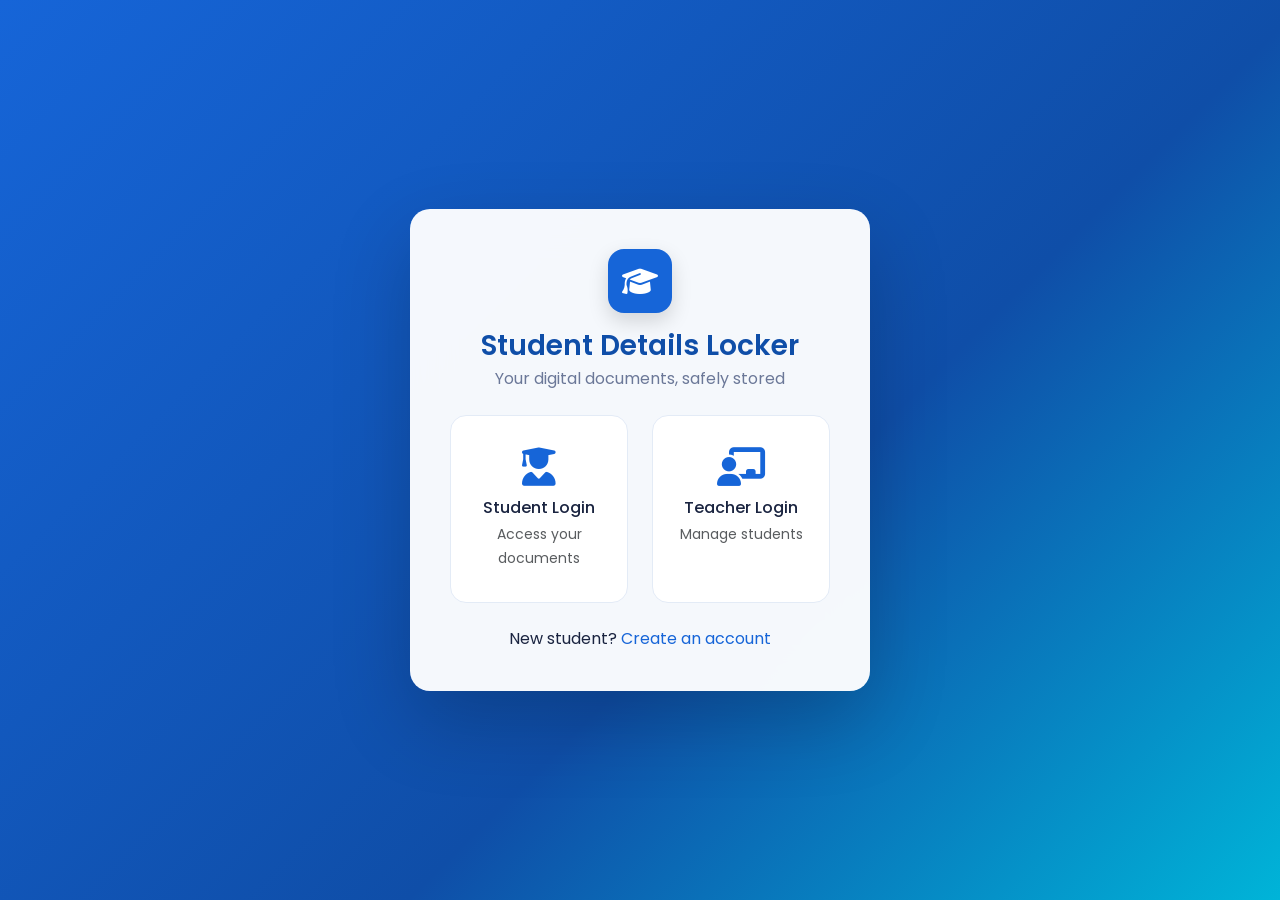
<file: index.html>
<!doctype html>
<html lang="en">
<head>
<meta charset="utf-8"><meta name="viewport" content="width=device-width, initial-scale=1">
<title>Student Details Locker - Login</title>
<link rel="preconnect" href="https://fonts.googleapis.com">
<link href="https://fonts.googleapis.com/css2?family=Poppins:wght@300;400;500;600;700&display=swap" rel="stylesheet">
<link href="https://cdn.jsdelivr.net/npm/bootstrap@5.3.2/dist/css/bootstrap.min.css" rel="stylesheet">
<link href="https://cdnjs.cloudflare.com/ajax/libs/font-awesome/6.5.1/css/all.min.css" rel="stylesheet">
<link href="assets/css/style.css" rel="stylesheet">
<link href="assets/css/login.css" rel="stylesheet">
<link href="assets/css/responsive.css" rel="stylesheet">
</head>
<body>
<div class="auth-wrapper">
  <div class="auth-card">
    <div class="text-center">
      <div class="auth-logo"><i class="fas fa-graduation-cap"></i></div>
      <h3 class="auth-title">Student Details Locker</h3>
      <p class="auth-sub">Your digital documents, safely stored</p>
    </div>

    <div id="chooseRole">
      <div class="choose-grid">
        <div class="role-card" onclick="showLogin('student')">
          <i class="fas fa-user-graduate"></i>
          <h6 class="mb-1">Student Login</h6>
          <small class="text-muted">Access your documents</small>
        </div>
        <div class="role-card" onclick="location.href='teacher-login.html'">
          <i class="fas fa-chalkboard-teacher"></i>
          <h6 class="mb-1">Teacher Login</h6>
          <small class="text-muted">Manage students</small>
        </div>
      </div>
      <p class="text-center mt-4 mb-0">New student? <a href="student-register.html">Create an account</a></p>
    </div>

    <form id="studentLoginForm" class="d-none mt-3" novalidate>
      <h5 class="mb-3"><i class="fas fa-user-graduate me-2 text-primary"></i>Student Login</h5>
      <div class="mb-3">
        <label class="form-label">Email</label>
        <input name="email" type="email" class="form-control" placeholder="you@college.edu" required>
      </div>
      <div class="mb-2">
        <label class="form-label">Password</label>
        <div class="password-field">
          <input name="password" type="password" class="form-control" placeholder="••••••" required>
          <button type="button" class="toggle-pw" aria-label="Toggle password"><i class="fas fa-eye"></i></button>
        </div>
      </div>
      <div class="auth-links">
        <label><input type="checkbox" class="form-check-input me-1"> Remember me</label>
        <a href="#" onclick="event.preventDefault();slToast('Reset link sent to your email','success')">Forgot password?</a>
      </div>
      <button class="btn btn-primary w-100" type="submit">Login</button>
      <button class="btn btn-outline-primary w-100 mt-2" type="button" onclick="location.href='student-register.html'">Register as Student</button>
      <button type="button" class="btn btn-link w-100 mt-1" onclick="backToChoose()">← Back</button>
    </form>
  </div>
</div>

<script src="assets/js/app.js"></script>
<script src="assets/js/validation.js"></script>
<script src="assets/js/login.js"></script>
<script>
  function showLogin(role){
    document.getElementById('chooseRole').classList.add('d-none');
    document.getElementById('studentLoginForm').classList.remove('d-none');
  }
  function backToChoose(){
    document.getElementById('chooseRole').classList.remove('d-none');
    document.getElementById('studentLoginForm').classList.add('d-none');
  }
  handleLogin('studentLoginForm','student');
</script>
</body>
</html>
</file>
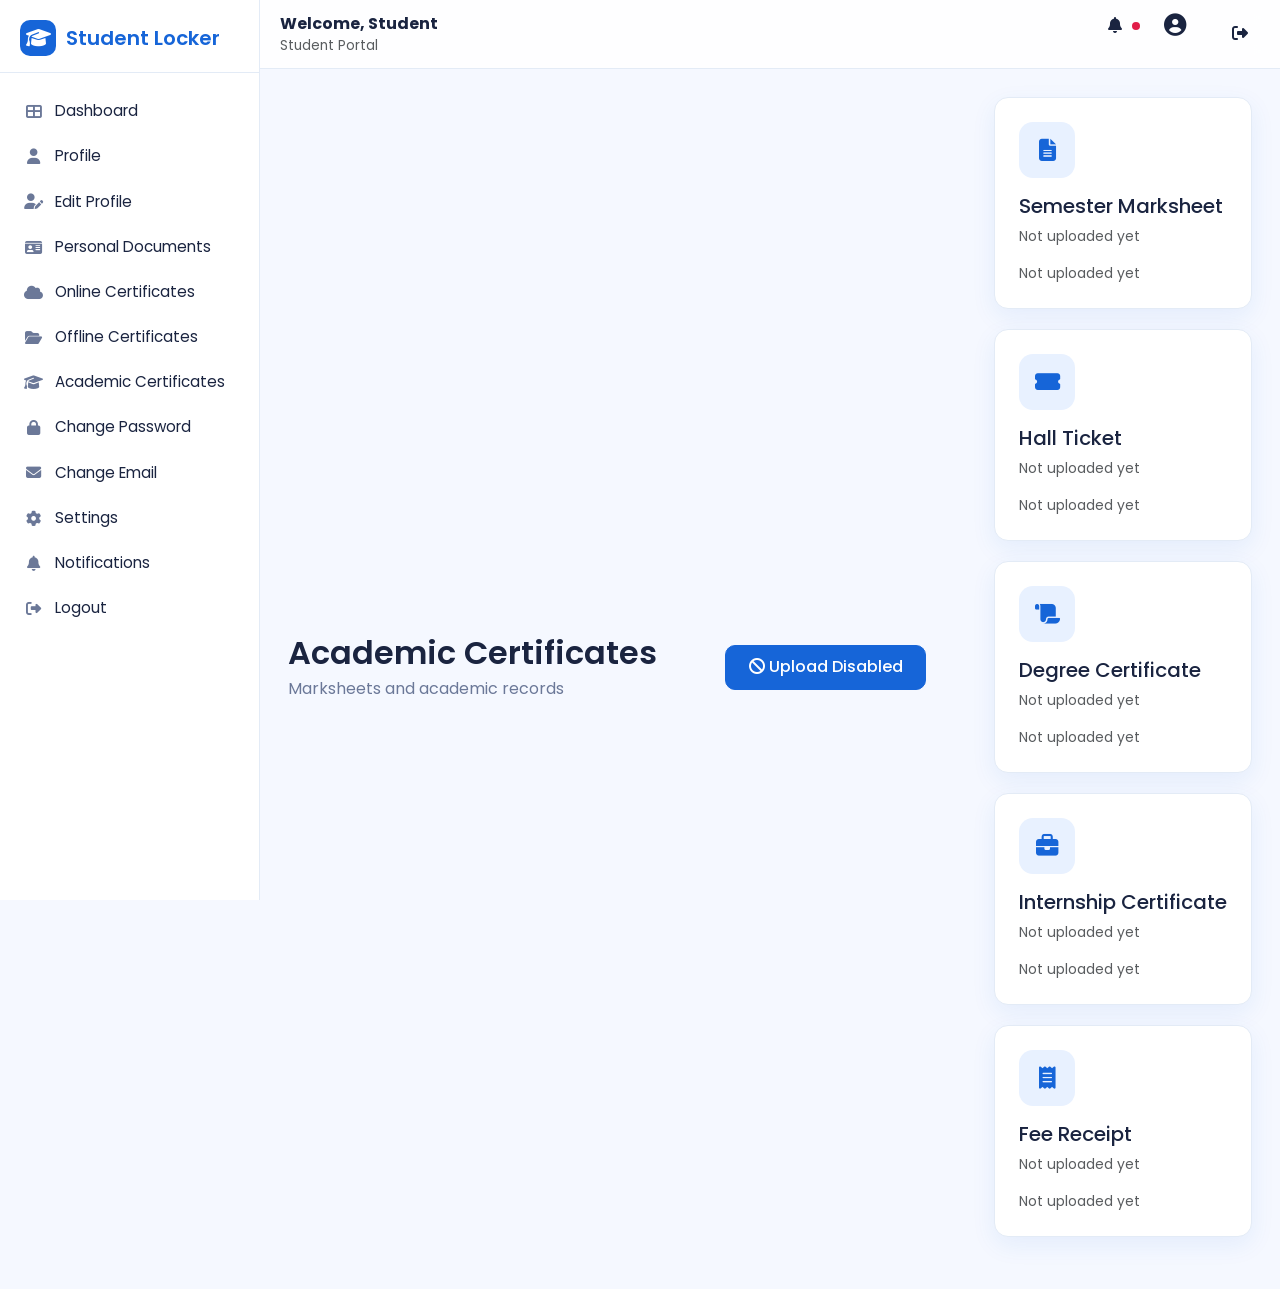
<file: academic-certificates.html>
<!doctype html>
<html lang="en"><head>
<meta charset="utf-8"><meta name="viewport" content="width=device-width,initial-scale=1">
<title>Academic Certificates - Student Locker</title>
<link href="https://fonts.googleapis.com/css2?family=Poppins:wght@300;400;500;600;700&display=swap" rel="stylesheet">
<link href="https://cdn.jsdelivr.net/npm/bootstrap@5.3.2/dist/css/bootstrap.min.css" rel="stylesheet">
<link href="https://cdnjs.cloudflare.com/ajax/libs/font-awesome/6.5.1/css/all.min.css" rel="stylesheet">
<link href="assets/css/style.css" rel="stylesheet"><link href="assets/css/dashboard.css" rel="stylesheet">
</head><body>
<div data-layout="student">
  <div class="page-header"><div><h2>Academic Certificates</h2><p>Marksheets and academic records</p></div>
    <button class="btn btn-primary" type="button" onclick="slToast('Upload is not available','error')"><i class="fas fa-ban me-1"></i>Upload Disabled</button>
  <div id="docGrid" class="stat-row"></div>
</div>
<div class="modal fade" id="previewModal" tabindex="-1"><div class="modal-dialog modal-lg modal-dialog-centered"><div class="modal-content">
  <div class="modal-header"><h5 class="modal-title" id="previewTitle">Preview</h5><button class="btn-close" data-bs-dismiss="modal"></button></div>
  <div class="modal-body" id="previewBody"></div>
</div></div></div>
<script src="https://cdn.jsdelivr.net/npm/bootstrap@5.3.2/dist/js/bootstrap.bundle.min.js"></script>
<script src="assets/js/app.js"></script><script src="assets/js/layout.js"></script><script src="assets/js/dashboard.js"></script><script src="assets/js/doc-page.js"></script>
<script>
  document.addEventListener('DOMContentLoaded', ()=>{
    renderDocPage('academic',[
      {title:'Semester Marksheet', icon:'fa-file-alt'},
      {title:'Hall Ticket', icon:'fa-ticket-alt'},
      {title:'Degree Certificate', icon:'fa-scroll'},
      {title:'Internship Certificate', icon:'fa-briefcase'},
      {title:'Fee Receipt', icon:'fa-receipt'},
    ]);
  });
</script>
</body></html>
</file>
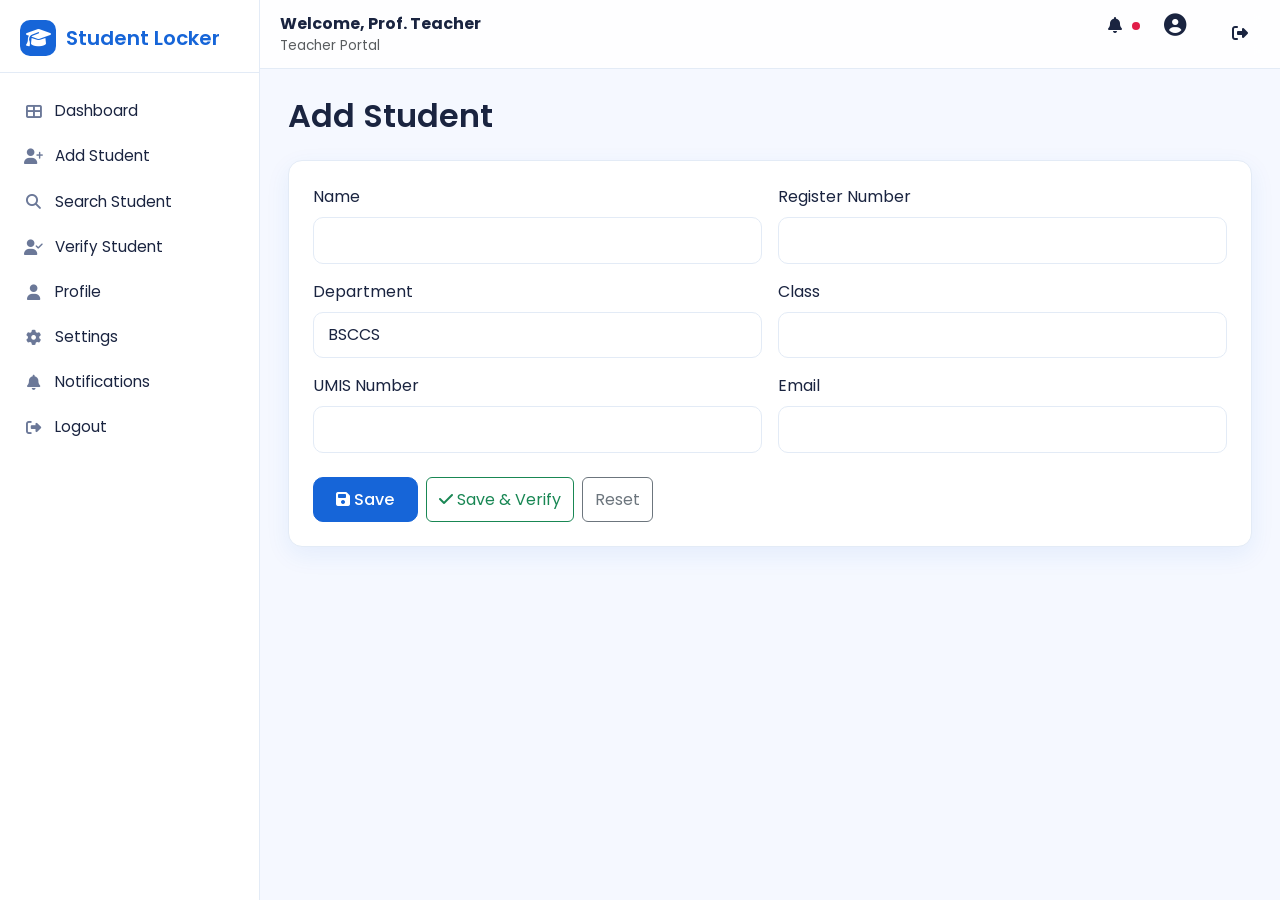
<file: add-student.html>
<!doctype html>
<html lang="en"><head>
<meta charset="utf-8"><meta name="viewport" content="width=device-width,initial-scale=1">
<title>Add Student - Student Locker</title>
<link href="https://fonts.googleapis.com/css2?family=Poppins:wght@300;400;500;600;700&display=swap" rel="stylesheet">
<link href="https://cdn.jsdelivr.net/npm/bootstrap@5.3.2/dist/css/bootstrap.min.css" rel="stylesheet">
<link href="https://cdnjs.cloudflare.com/ajax/libs/font-awesome/6.5.1/css/all.min.css" rel="stylesheet">
<link href="assets/css/style.css" rel="stylesheet">
</head><body>
<div data-layout="teacher">
  <div class="page-header"><h2>Add Student</h2></div>
  <form id="addStudentForm" class="sl-card">
    <div class="row g-3">
      <div class="col-md-6"><label class="form-label">Name</label><input name="name" class="form-control" required></div>
      <div class="col-md-6"><label class="form-label">Register Number</label><input name="reg" class="form-control" required></div>
      <div class="col-md-6"><label class="form-label">Department</label>
        <select name="dept" class="form-select"><option>BSCCS</option><option>BSCIT</option><option>BSCAI&ML</option><option>BCA</option><option>BCOM</option><option>CSDA</option></option></select></div>
      <div class="col-md-6"><label class="form-label">Class</label><input name="cls" class="form-control"></div>
      <div class="col-md-6"><label class="form-label">UMIS Number</label><input name="umis" class="form-control"></div>
      <div class="col-md-6"><label class="form-label">Email</label><input name="email" type="email" class="form-control" required></div>
    </div>
    <div class="mt-4 d-flex gap-2 flex-wrap">
      <button class="btn btn-primary" type="submit"><i class="fas fa-save me-1"></i>Save</button>
      <button class="btn btn-outline-success" type="button" onclick="saveAndVerify()"><i class="fas fa-check me-1"></i>Save & Verify</button>
      <button class="btn btn-outline-secondary" type="reset">Reset</button>
    </div>
  </form>
</div>
<div class="modal fade" id="okModal" tabindex="-1"><div class="modal-dialog modal-dialog-centered"><div class="modal-content">
  <div class="modal-body text-center p-4">
    <div class="sl-icon-circle mx-auto" style="background:#dcfce7;color:#16a34a"><i class="fas fa-check"></i></div>
    <h5 class="mt-2">Student Saved</h5><p class="text-muted">The student has been added successfully.</p>
    <button class="btn btn-primary" data-bs-dismiss="modal">Continue</button>
  </div>
</div></div></div>
<script src="https://cdn.jsdelivr.net/npm/bootstrap@5.3.2/dist/js/bootstrap.bundle.min.js"></script>
<script src="assets/js/app.js"></script><script src="assets/js/layout.js"></script><script src="assets/js/dashboard.js"></script><script src="assets/js/validation.js"></script>
<script>
  const f = document.getElementById('addStudentForm');
  function saveStudent(verified){
    const d = Object.fromEntries(new FormData(f).entries());
    if(!d.name || !d.reg || !isEmail(d.email)) return slToast('Please complete all fields correctly','error');
    const list = getStudents();
    list.push({id:Date.now(), ...d, verified});
    saveStudents(list); f.reset();
    new bootstrap.Modal(document.getElementById('okModal')).show();
  }
  f.addEventListener('submit', e=>{ e.preventDefault(); saveStudent(false); });
  function saveAndVerify(){ if(f.checkValidity()) saveStudent(true); else f.reportValidity(); }
</script>
</body></html>
</file>
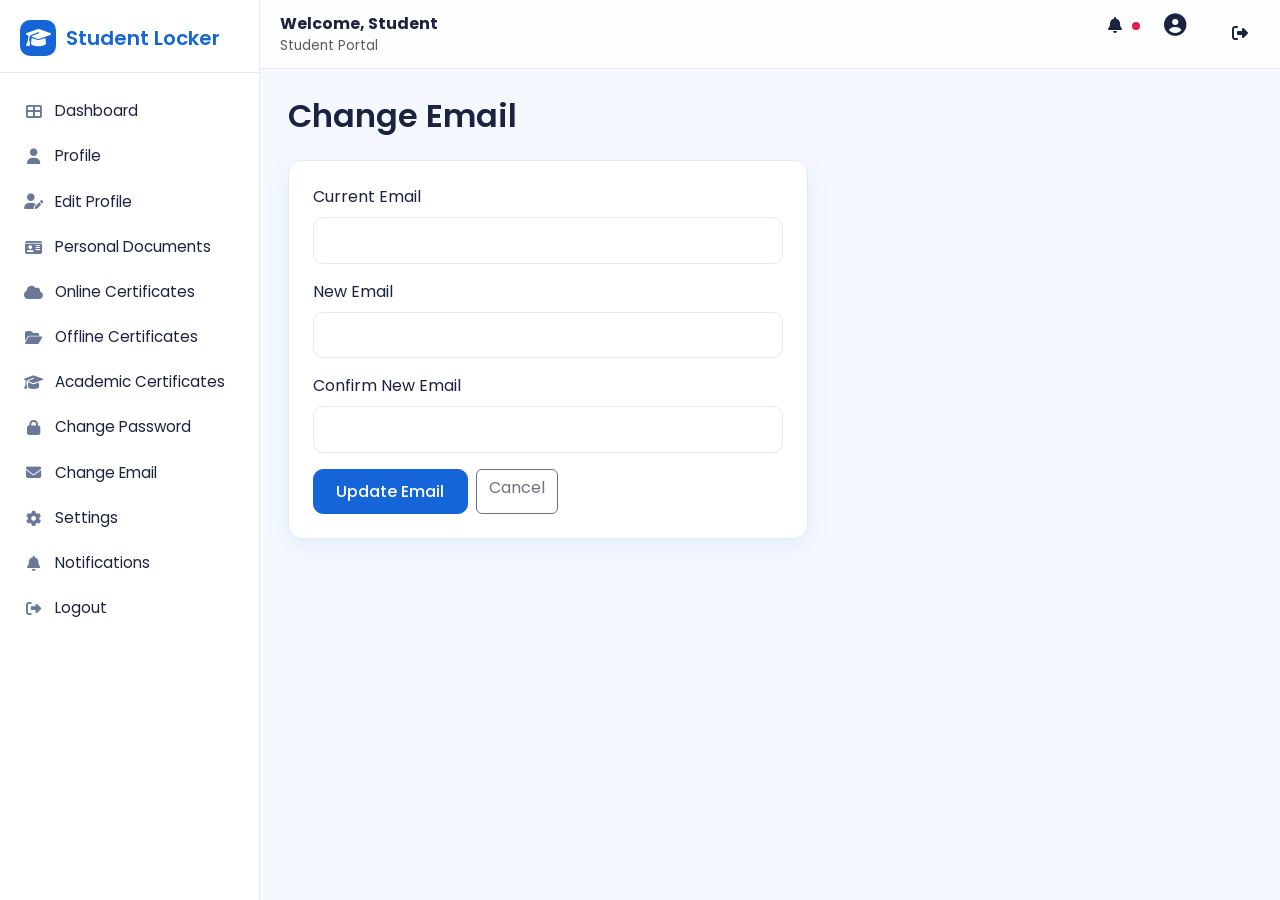
<file: change-email.html>
<!doctype html>
<html lang="en"><head>
<meta charset="utf-8"><meta name="viewport" content="width=device-width,initial-scale=1">
<title>Change Email - Student Locker</title>
<link href="https://fonts.googleapis.com/css2?family=Poppins:wght@300;400;500;600;700&display=swap" rel="stylesheet">
<link href="https://cdn.jsdelivr.net/npm/bootstrap@5.3.2/dist/css/bootstrap.min.css" rel="stylesheet">
<link href="https://cdnjs.cloudflare.com/ajax/libs/font-awesome/6.5.1/css/all.min.css" rel="stylesheet">
<link href="assets/css/style.css" rel="stylesheet">
</head><body>
<div data-layout="student">
  <div class="page-header"><h2>Change Email</h2></div>
  <form id="emForm" class="sl-card" style="max-width:520px">
    <div class="mb-3"><label class="form-label">Current Email</label><input name="current" type="email" class="form-control" required></div>
    <div class="mb-3"><label class="form-label">New Email</label><input name="next" type="email" class="form-control" required></div>
    <div class="mb-3"><label class="form-label">Confirm New Email</label><input name="confirm" type="email" class="form-control" required></div>
    <div class="d-flex gap-2">
      <button class="btn btn-primary">Update Email</button>
      <a href="profile.html" class="btn btn-outline-secondary">Cancel</a>
    </div>
  </form>
</div>
<script src="assets/js/app.js"></script><script src="assets/js/layout.js"></script><script src="assets/js/validation.js"></script>
<script>
  const f = document.getElementById('emForm');
  f.addEventListener('submit',(e)=>{
    e.preventDefault();
    if(!isEmail(f.next.value)) return slToast('Invalid email','error');
    if(f.next.value !== f.confirm.value) return slToast('Emails do not match','error');
    const u = JSON.parse(localStorage.getItem('sl_user')||'{}'); u.email = f.next.value;
    localStorage.setItem('sl_user', JSON.stringify(u));
    slToast('Email updated','success'); f.reset();
  });
</script>
</body></html>
</file>
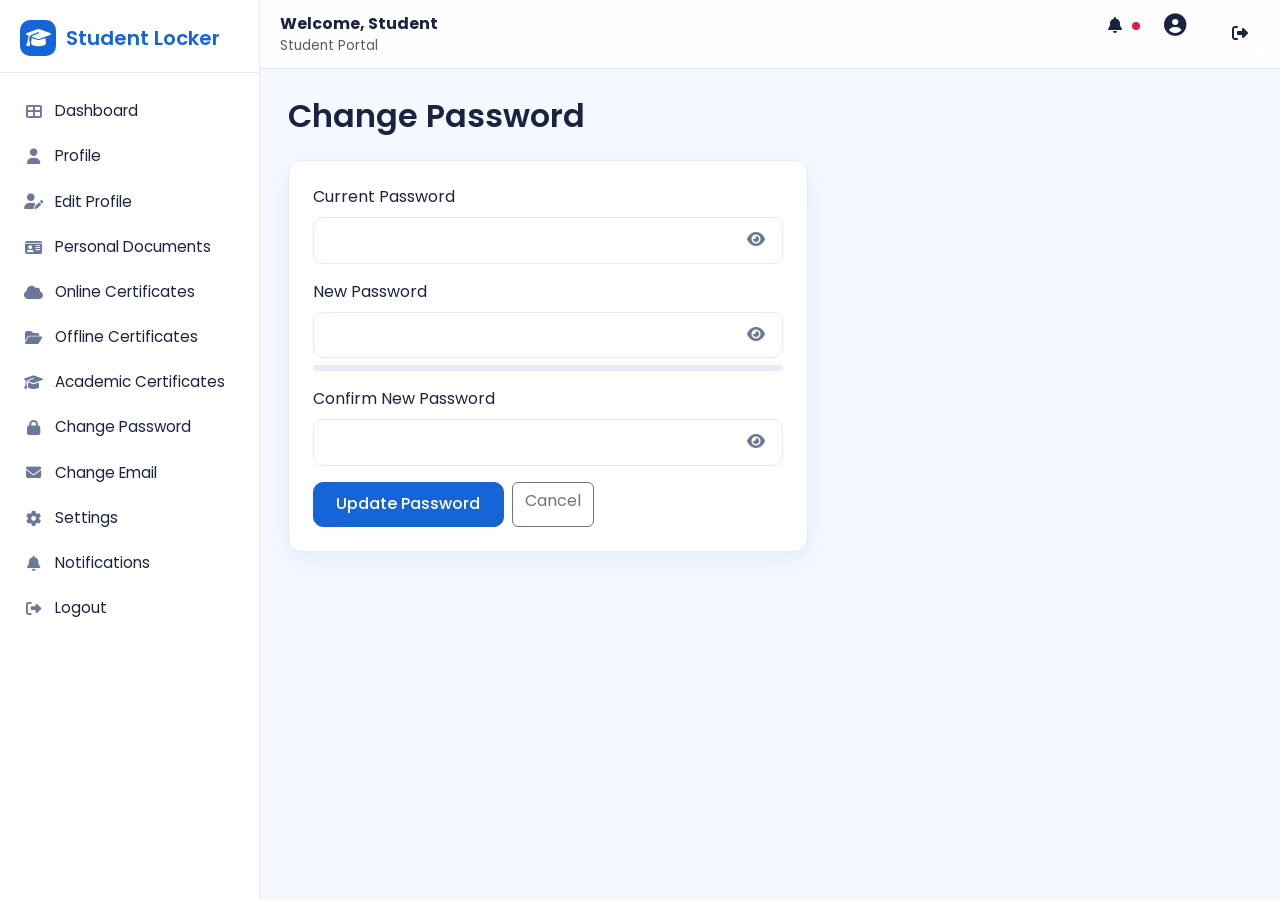
<file: change-password.html>
<!doctype html>
<html lang="en"><head>
<meta charset="utf-8"><meta name="viewport" content="width=device-width,initial-scale=1">
<title>Change Password - Student Locker</title>
<link href="https://fonts.googleapis.com/css2?family=Poppins:wght@300;400;500;600;700&display=swap" rel="stylesheet">
<link href="https://cdn.jsdelivr.net/npm/bootstrap@5.3.2/dist/css/bootstrap.min.css" rel="stylesheet">
<link href="https://cdnjs.cloudflare.com/ajax/libs/font-awesome/6.5.1/css/all.min.css" rel="stylesheet">
<link href="assets/css/style.css" rel="stylesheet">
</head><body>
<div data-layout="student">
  <div class="page-header"><h2>Change Password</h2></div>
  <form id="pwForm" class="sl-card" style="max-width:520px">
    <div class="mb-3"><label class="form-label">Current Password</label>
      <div class="password-field"><input name="current" type="password" class="form-control" required>
        <button type="button" class="toggle-pw"><i class="fas fa-eye"></i></button></div></div>
    <div class="mb-3"><label class="form-label">New Password</label>
      <div class="password-field"><input name="next" type="password" class="form-control" required>
        <button type="button" class="toggle-pw"><i class="fas fa-eye"></i></button></div>
      <div class="pw-meter"><div class="bar"></div></div></div>
    <div class="mb-3"><label class="form-label">Confirm New Password</label>
      <div class="password-field"><input name="confirm" type="password" class="form-control" required>
        <button type="button" class="toggle-pw"><i class="fas fa-eye"></i></button></div></div>
    <div class="d-flex gap-2">
      <button class="btn btn-primary">Update Password</button>
      <a href="profile.html" class="btn btn-outline-secondary">Cancel</a>
    </div>
  </form>
</div>
<script src="assets/js/app.js"></script><script src="assets/js/layout.js"></script><script src="assets/js/validation.js"></script>
<script>
  const f = document.getElementById('pwForm');
  bindStrengthMeter(f.next, f.querySelector('.pw-meter'));
  f.addEventListener('submit',(e)=>{
    e.preventDefault();
    if(f.next.value !== f.confirm.value) return slToast('Passwords do not match','error');
    if(passwordStrength(f.next.value) < 2) return slToast('Password too weak','error');
    slToast('Password updated','success'); f.reset();
  });
</script>
</body></html>
</file>
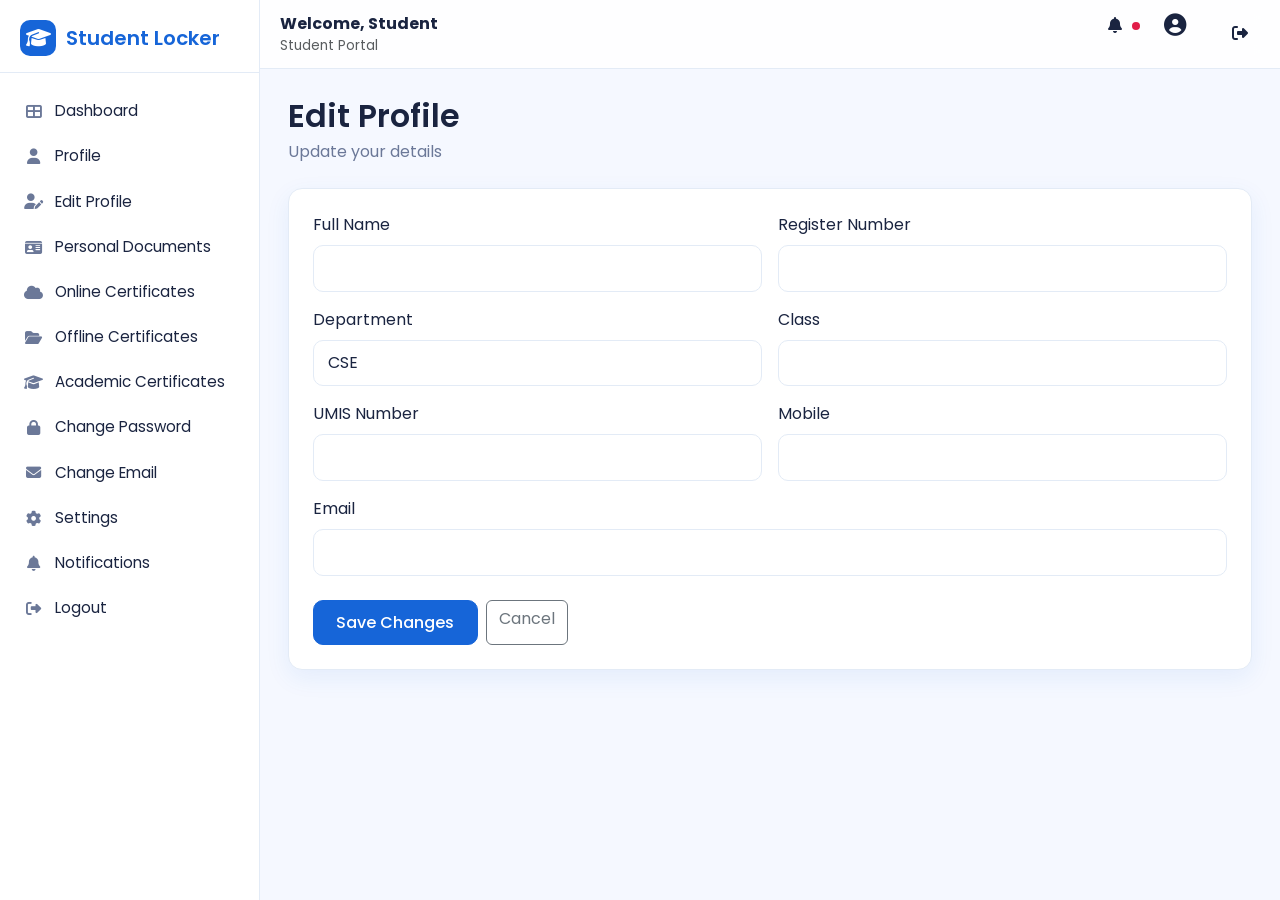
<file: edit-profile.html>
<!doctype html>
<html lang="en"><head>
<meta charset="utf-8"><meta name="viewport" content="width=device-width,initial-scale=1">
<title>Edit Profile - Student Locker</title>
<link href="https://fonts.googleapis.com/css2?family=Poppins:wght@300;400;500;600;700&display=swap" rel="stylesheet">
<link href="https://cdn.jsdelivr.net/npm/bootstrap@5.3.2/dist/css/bootstrap.min.css" rel="stylesheet">
<link href="https://cdnjs.cloudflare.com/ajax/libs/font-awesome/6.5.1/css/all.min.css" rel="stylesheet">
<link href="assets/css/style.css" rel="stylesheet"><link href="assets/css/dashboard.css" rel="stylesheet">
</head><body>
<div data-layout="student">
  <div class="page-header"><div><h2>Edit Profile</h2><p>Update your details</p></div></div>
  <form id="editForm" class="sl-card">
    <div class="row g-3">
      <div class="col-md-6"><label class="form-label">Full Name</label><input name="name" class="form-control" required></div>
      <div class="col-md-6"><label class="form-label">Register Number</label><input name="reg" class="form-control" required></div>
      <div class="col-md-6"><label class="form-label">Department</label>
        <select name="dept" class="form-select"><option>CSE</option><option>ECE</option><option>EEE</option><option>MECH</option><option>CIVIL</option><option>IT</option></select></div>
      <div class="col-md-6"><label class="form-label">Class</label><input name="cls" class="form-control"></div>
      <div class="col-md-6"><label class="form-label">UMIS Number</label><input name="umis" class="form-control"></div>
      <div class="col-md-6"><label class="form-label">Mobile</label><input name="mob" class="form-control" maxlength="10"></div>
      <div class="col-12"><label class="form-label">Email</label><input name="email" type="email" class="form-control" required></div>
    </div>
    <div class="mt-4 d-flex gap-2">
      <button class="btn btn-primary" type="submit">Save Changes</button>
      <a href="profile.html" class="btn btn-outline-secondary">Cancel</a>
    </div>
  </form>
</div>
<script src="assets/js/app.js"></script><script src="assets/js/layout.js"></script><script src="assets/js/validation.js"></script>
<script>
  const f = document.getElementById('editForm');
  const p = JSON.parse(localStorage.getItem('sl_profile')||'{}');
  const u = JSON.parse(localStorage.getItem('sl_user')||'{}');
  f.name.value = p.name || u.name || '';
  f.email.value = p.email || u.email || '';
  ['reg','dept','cls','umis','mob'].forEach(k=>{ if(p[k]) f[k].value = p[k] });
  f.addEventListener('submit',(e)=>{
    e.preventDefault();
    if(!isEmail(f.email.value)) return slToast('Invalid email','error');
    const data = Object.fromEntries(new FormData(f).entries());
    localStorage.setItem('sl_profile', JSON.stringify(data));
    const u2 = JSON.parse(localStorage.getItem('sl_user')||'{}'); u2.name = data.name; u2.email = data.email;
    localStorage.setItem('sl_user', JSON.stringify(u2));
    slToast('Profile updated','success');
    setTimeout(()=>location.href='profile.html',600);
  });
</script>
</body></html>
</file>
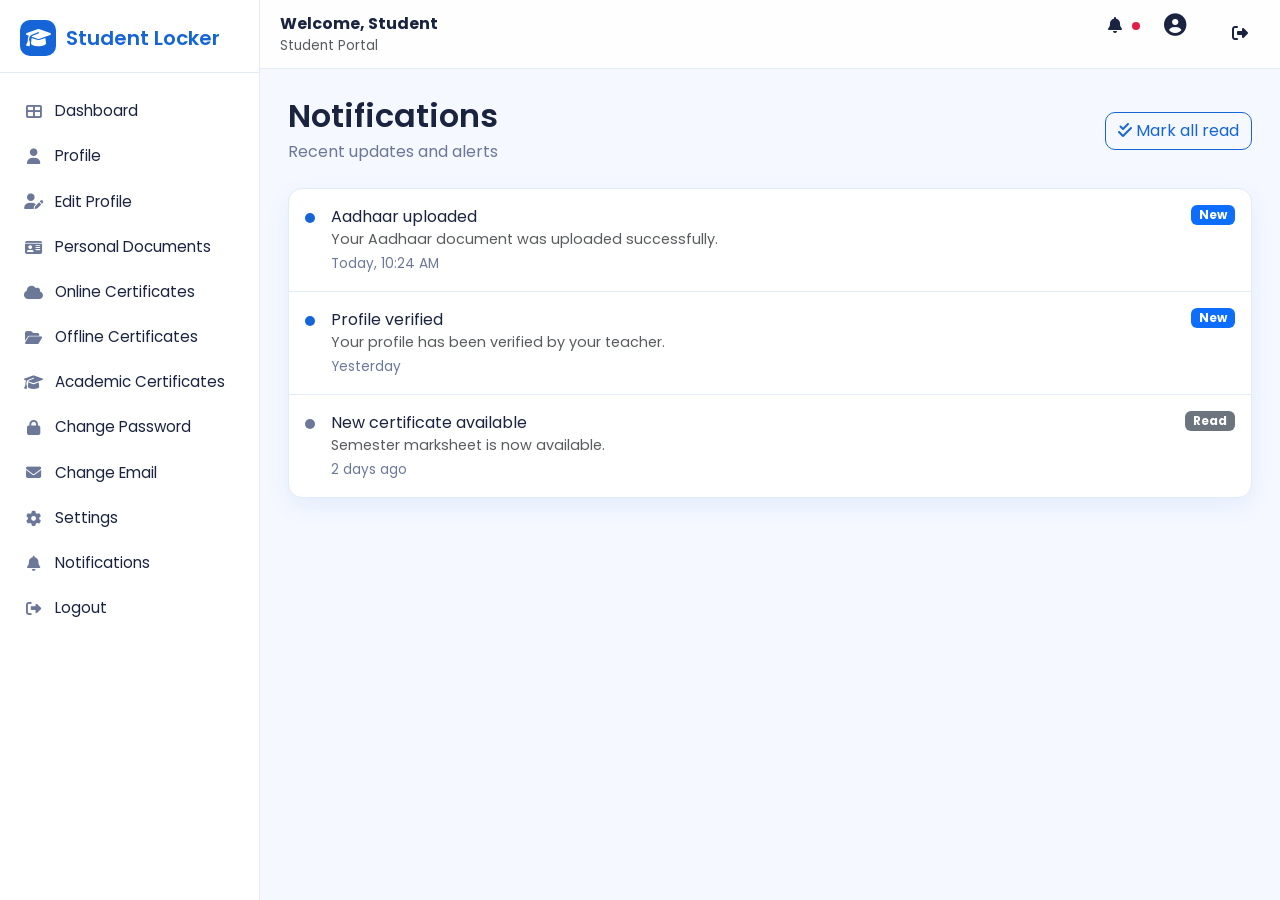
<file: notifications.html>
<!doctype html>
<html lang="en"><head>
<meta charset="utf-8"><meta name="viewport" content="width=device-width,initial-scale=1">
<title>Notifications - Student Locker</title>
<link href="https://fonts.googleapis.com/css2?family=Poppins:wght@300;400;500;600;700&display=swap" rel="stylesheet">
<link href="https://cdn.jsdelivr.net/npm/bootstrap@5.3.2/dist/css/bootstrap.min.css" rel="stylesheet">
<link href="https://cdnjs.cloudflare.com/ajax/libs/font-awesome/6.5.1/css/all.min.css" rel="stylesheet">
<link href="assets/css/style.css" rel="stylesheet">
</head><body>
<div data-layout="student">
  <div class="page-header"><div><h2>Notifications</h2><p>Recent updates and alerts</p></div>
    <button class="btn btn-outline-primary" onclick="markAll()"><i class="fas fa-check-double me-1"></i>Mark all read</button></div>
  <div class="sl-card p-0" id="notifList"></div>
</div>
<script src="assets/js/app.js"></script><script src="assets/js/layout.js"></script>
<script>
  const seed = JSON.parse(localStorage.getItem('sl_notifs')||'null') || [
    {id:1, title:'Aadhaar uploaded', desc:'Your Aadhaar document was uploaded successfully.', date:'Today, 10:24 AM', read:false},
    {id:2, title:'Profile verified', desc:'Your profile has been verified by your teacher.', date:'Yesterday', read:false},
    {id:3, title:'New certificate available', desc:'Semester marksheet is now available.', date:'2 days ago', read:true},
  ];
  localStorage.setItem('sl_notifs', JSON.stringify(seed));
  function render(){
    const list = JSON.parse(localStorage.getItem('sl_notifs')||'[]');
    document.getElementById('notifList').innerHTML = list.map(n=>`
      <div class="notif-item ${n.read?'read':''}" onclick="toggleRead(${n.id})">
        <span class="dot"></span>
        <div class="flex-fill"><div class="fw-500">${n.title}</div>
          <div class="text-muted" style="font-size:.9rem">${n.desc}</div>
          <div class="meta mt-1">${n.date}</div></div>
        <span class="badge ${n.read?'bg-secondary':'bg-primary'}">${n.read?'Read':'New'}</span>
      </div>`).join('');
  }
  function toggleRead(id){
    const l = JSON.parse(localStorage.getItem('sl_notifs')||'[]');
    l.forEach(n=>{ if(n.id===id) n.read = !n.read });
    localStorage.setItem('sl_notifs', JSON.stringify(l)); render();
  }
  function markAll(){
    const l = JSON.parse(localStorage.getItem('sl_notifs')||'[]');
    l.forEach(n=>n.read=true); localStorage.setItem('sl_notifs', JSON.stringify(l)); render();
    slToast('All notifications marked as read','success');
  }
  render();
</script>
</body></html>
</file>
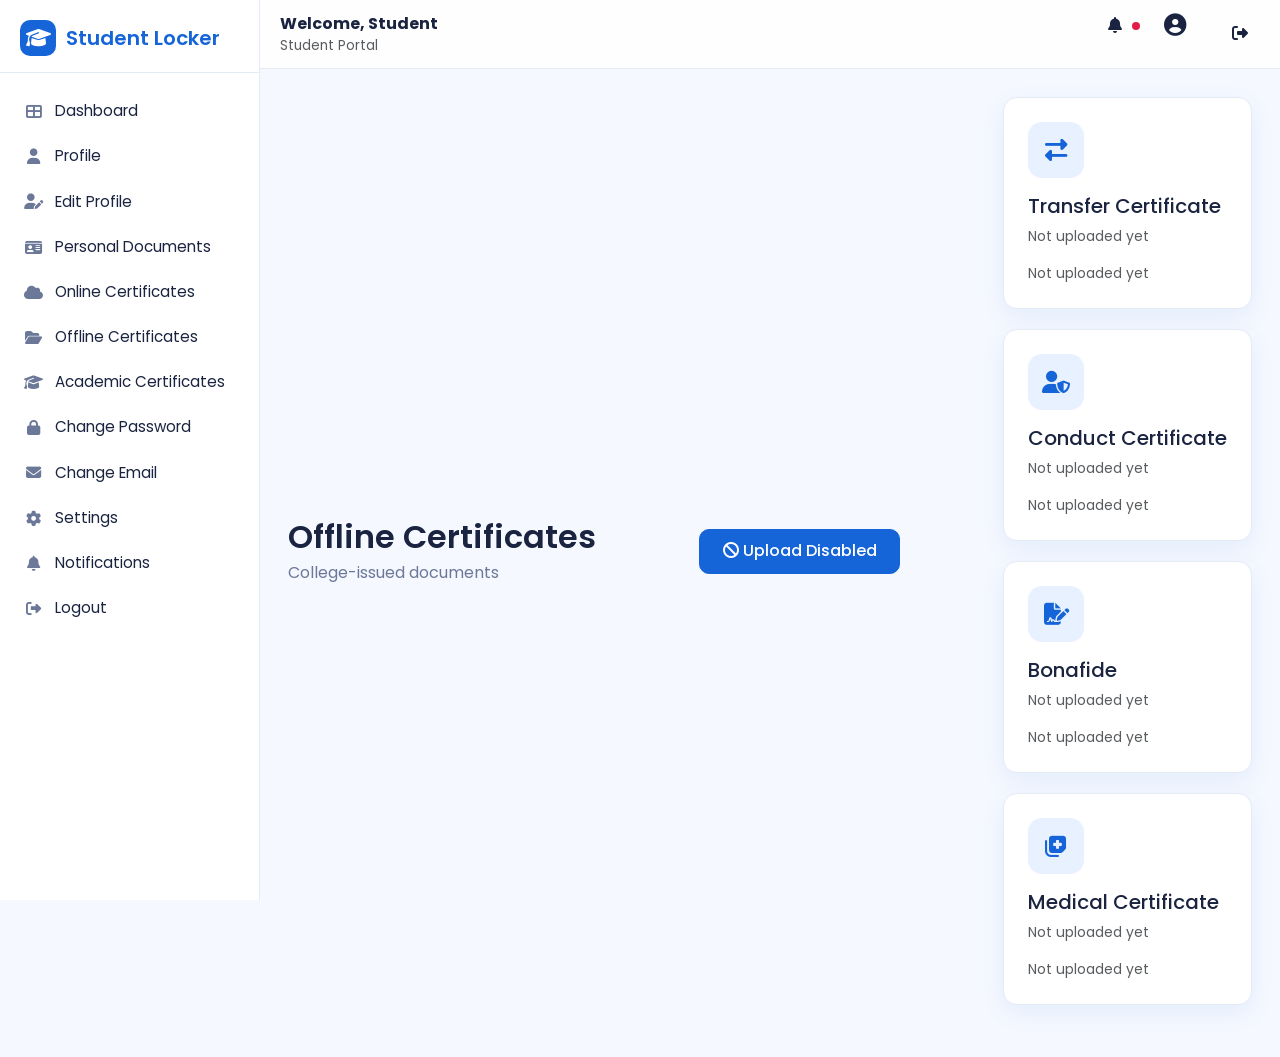
<file: offline-certificates.html>
<!doctype html>
<html lang="en"><head>
<meta charset="utf-8"><meta name="viewport" content="width=device-width,initial-scale=1">
<title>Offline Certificates - Student Locker</title>
<link href="https://fonts.googleapis.com/css2?family=Poppins:wght@300;400;500;600;700&display=swap" rel="stylesheet">
<link href="https://cdn.jsdelivr.net/npm/bootstrap@5.3.2/dist/css/bootstrap.min.css" rel="stylesheet">
<link href="https://cdnjs.cloudflare.com/ajax/libs/font-awesome/6.5.1/css/all.min.css" rel="stylesheet">
<link href="assets/css/style.css" rel="stylesheet"><link href="assets/css/dashboard.css" rel="stylesheet">
</head><body>
<div data-layout="student">
  <div class="page-header"><div><h2>Offline Certificates</h2><p>College-issued documents</p></div>
    <button class="btn btn-primary" type="button" onclick="slToast('Upload is not available','error')"><i class="fas fa-ban me-1"></i>Upload Disabled</button>
  <div id="docGrid" class="stat-row"></div>
</div>
<div class="modal fade" id="previewModal" tabindex="-1"><div class="modal-dialog modal-lg modal-dialog-centered"><div class="modal-content">
  <div class="modal-header"><h5 class="modal-title" id="previewTitle">Preview</h5><button class="btn-close" data-bs-dismiss="modal"></button></div>
  <div class="modal-body" id="previewBody"></div>
</div></div></div>
<script src="https://cdn.jsdelivr.net/npm/bootstrap@5.3.2/dist/js/bootstrap.bundle.min.js"></script>
<script src="assets/js/app.js"></script><script src="assets/js/layout.js"></script><script src="assets/js/dashboard.js"></script><script src="assets/js/doc-page.js"></script>
<script>
  renderDocPage('offline',[
    {title:'Transfer Certificate', icon:'fa-exchange-alt'},
    {title:'Conduct Certificate', icon:'fa-user-shield'},
    {title:'Bonafide', icon:'fa-file-signature'},
    {title:'Medical Certificate', icon:'fa-notes-medical'},
  ]);
</script>
</body></html>
</file>
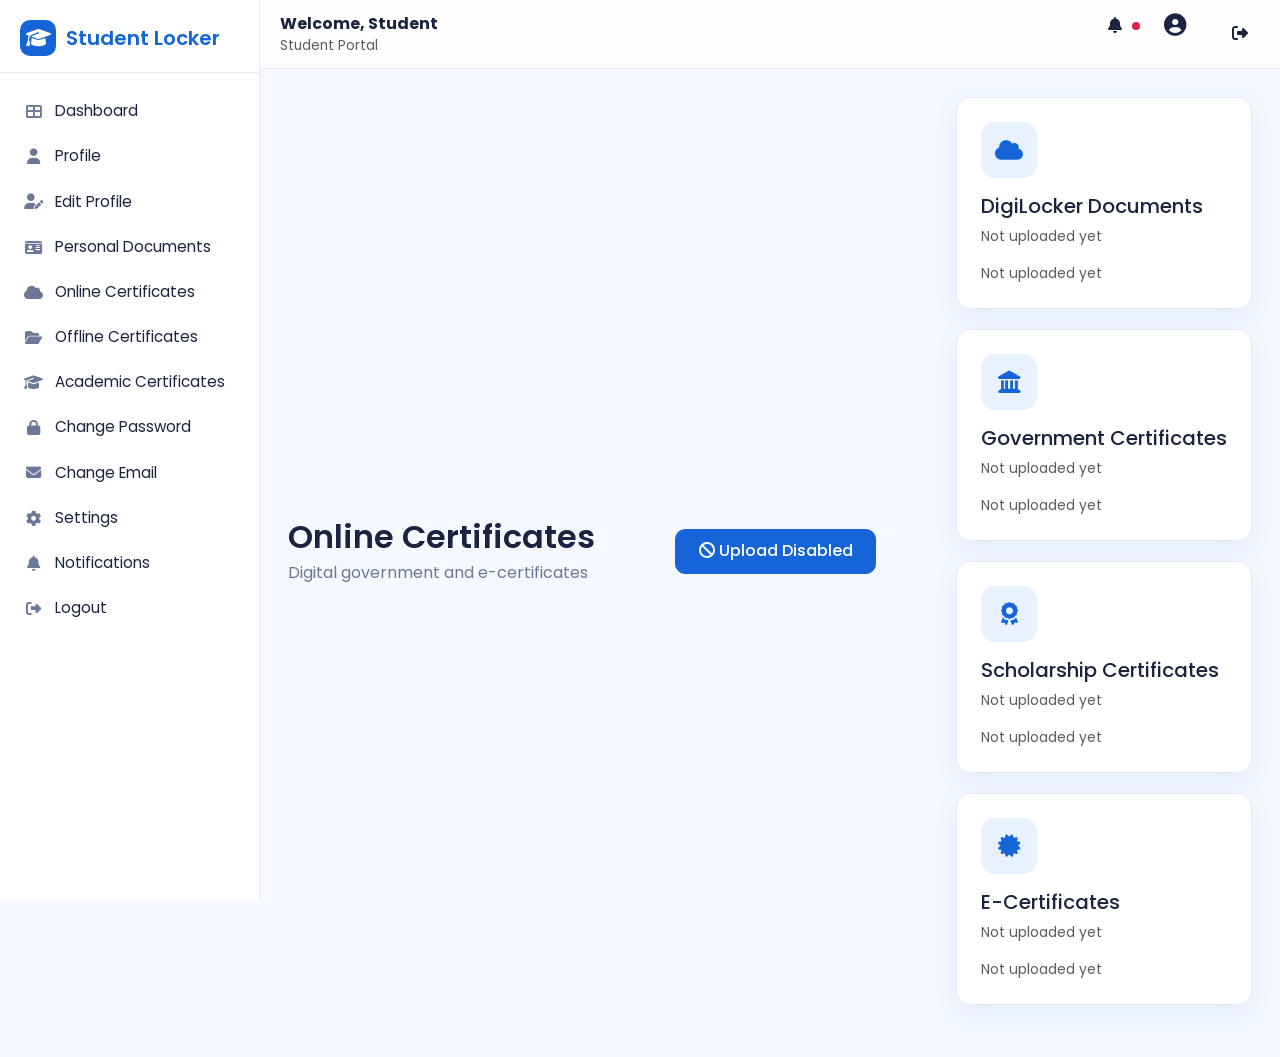
<file: online-certificates.html>
<!doctype html>
<html lang="en"><head>
<meta charset="utf-8"><meta name="viewport" content="width=device-width,initial-scale=1">
<title>Online Certificates - Student Locker</title>
<link href="https://fonts.googleapis.com/css2?family=Poppins:wght@300;400;500;600;700&display=swap" rel="stylesheet">
<link href="https://cdn.jsdelivr.net/npm/bootstrap@5.3.2/dist/css/bootstrap.min.css" rel="stylesheet">
<link href="https://cdnjs.cloudflare.com/ajax/libs/font-awesome/6.5.1/css/all.min.css" rel="stylesheet">
<link href="assets/css/style.css" rel="stylesheet"><link href="assets/css/dashboard.css" rel="stylesheet">
</head><body>
<div data-layout="student">
  <div class="page-header"><div><h2>Online Certificates</h2><p>Digital government and e-certificates</p></div>
    <button class="btn btn-primary" type="button" onclick="slToast('Upload is not available','error')"><i class="fas fa-ban me-1"></i>Upload Disabled</button>
  <div id="docGrid" class="stat-row"></div>
</div>
<div class="modal fade" id="previewModal" tabindex="-1"><div class="modal-dialog modal-lg modal-dialog-centered"><div class="modal-content">
  <div class="modal-header"><h5 class="modal-title" id="previewTitle">Preview</h5><button class="btn-close" data-bs-dismiss="modal"></button></div>
  <div class="modal-body" id="previewBody"></div>
</div></div></div>
<script src="https://cdn.jsdelivr.net/npm/bootstrap@5.3.2/dist/js/bootstrap.bundle.min.js"></script>
<script src="assets/js/app.js"></script><script src="assets/js/layout.js"></script><script src="assets/js/dashboard.js"></script><script src="assets/js/doc-page.js"></script>
<script>
  renderDocPage('online',[
    {title:'DigiLocker Documents', icon:'fa-cloud'},
    {title:'Government Certificates', icon:'fa-landmark'},
    {title:'Scholarship Certificates', icon:'fa-award'},
    {title:'E-Certificates', icon:'fa-certificate'},
  ]);
</script>
</body></html>
</file>
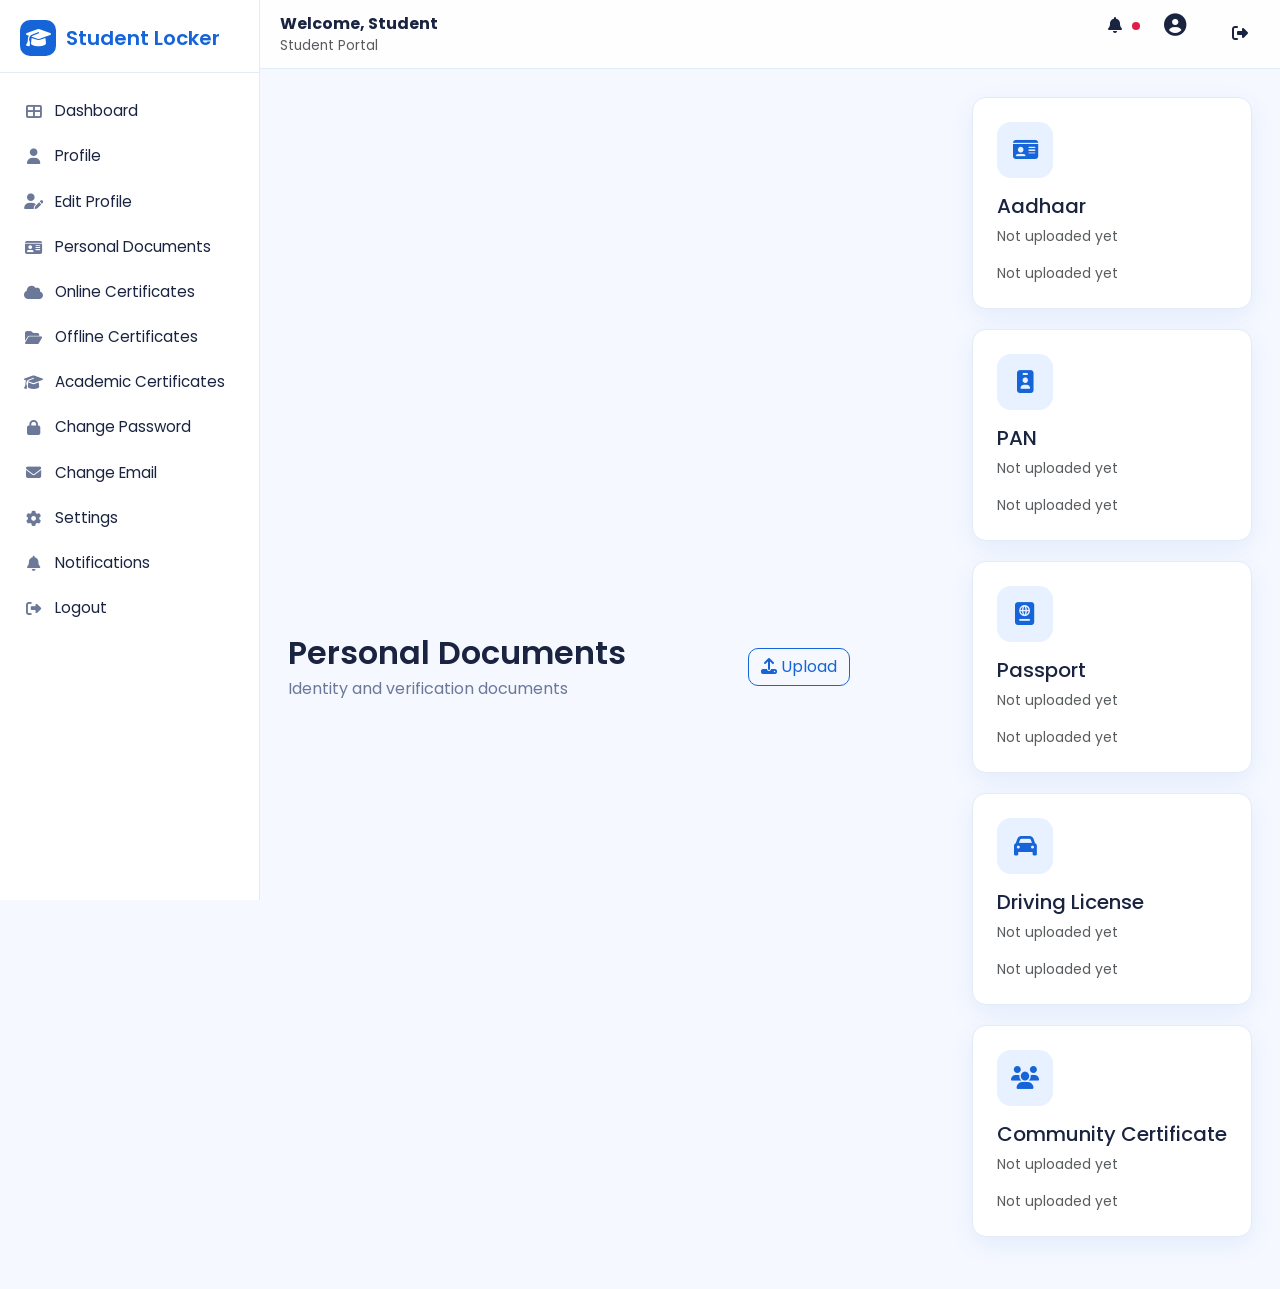
<file: personal-documents.html>
<!doctype html>
<html lang="en"><head>
<meta charset="utf-8"><meta name="viewport" content="width=device-width,initial-scale=1">
<title>Personal Documents - Student Locker</title>
<link href="https://fonts.googleapis.com/css2?family=Poppins:wght@300;400;500;600;700&display=swap" rel="stylesheet">
<link href="https://cdn.jsdelivr.net/npm/bootstrap@5.3.2/dist/css/bootstrap.min.css" rel="stylesheet">
<link href="https://cdnjs.cloudflare.com/ajax/libs/font-awesome/6.5.1/css/all.min.css" rel="stylesheet">
<link href="assets/css/style.css" rel="stylesheet"><link href="assets/css/dashboard.css" rel="stylesheet">
</head><body>
<div data-layout="student">
  <div class="page-header"><div><h2>Personal Documents</h2><p>Identity and verification documents</p></div>
    <button class="btn btn-outline-primary" type="button" onclick="slToast('Upload enabled for personal documents','success')"><i class="fas fa-upload me-1"></i>Upload</button>


  <div id="docGrid" class="stat-row"></div>
</div>
<div class="modal fade" id="previewModal" tabindex="-1"><div class="modal-dialog modal-lg modal-dialog-centered"><div class="modal-content">
  <div class="modal-header"><h5 class="modal-title" id="previewTitle">Preview</h5><button class="btn-close" data-bs-dismiss="modal"></button></div>
  <div class="modal-body" id="previewBody"></div>
</div></div></div>
<script src="https://cdn.jsdelivr.net/npm/bootstrap@5.3.2/dist/js/bootstrap.bundle.min.js"></script>
<script src="assets/js/app.js"></script><script src="assets/js/layout.js"></script><script src="assets/js/dashboard.js"></script><script src="assets/js/doc-page.js"></script>
<script>
  renderDocPage('personal',[
    {title:'Aadhaar', icon:'fa-id-card'},
    {title:'PAN', icon:'fa-id-badge'},
    {title:'Passport', icon:'fa-passport'},
    {title:'Driving License', icon:'fa-car'},
    {title:'Community Certificate', icon:'fa-users'},
  ]);
</script>
</body></html>
</file>
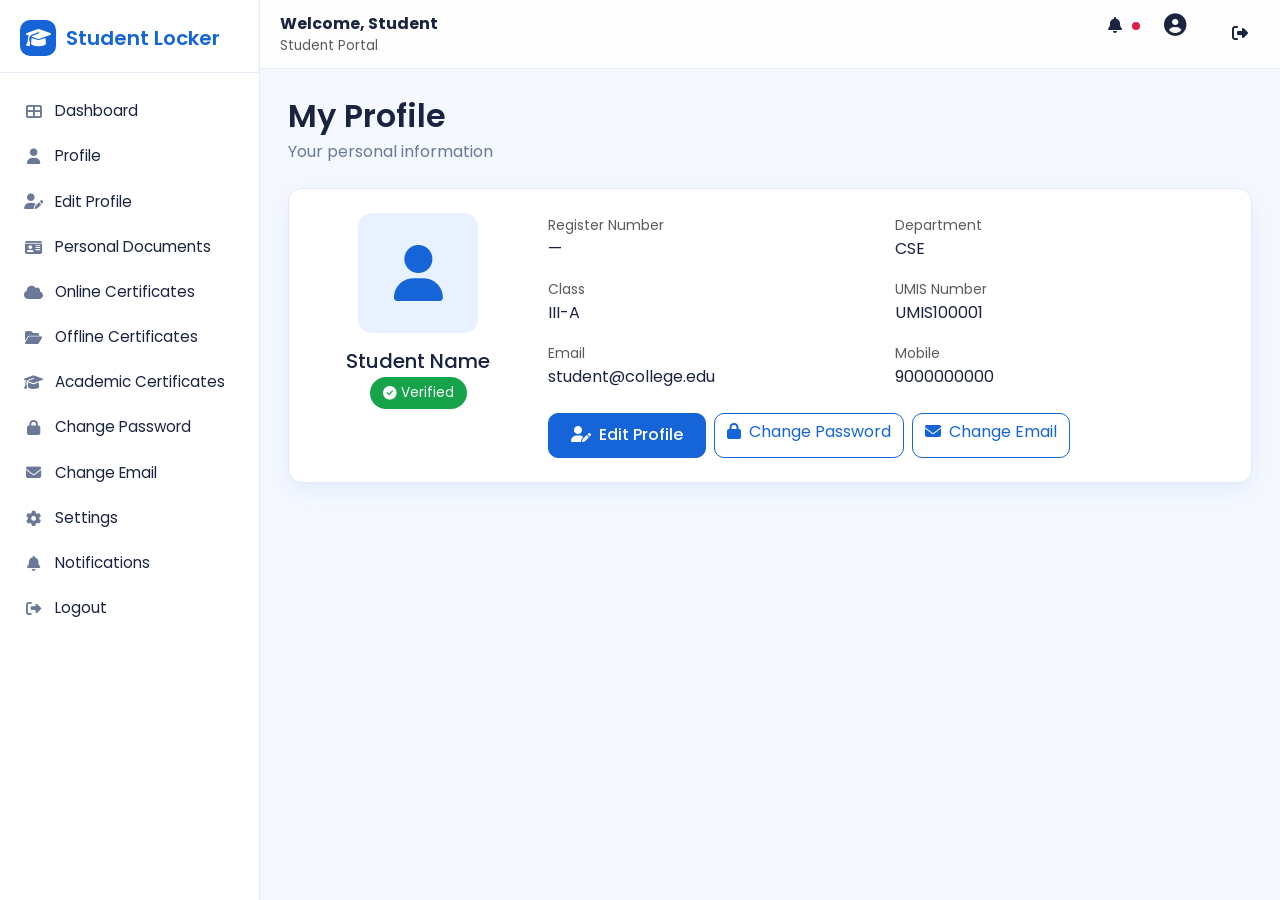
<file: profile.html>
<!doctype html>
<html lang="en"><head>
<meta charset="utf-8"><meta name="viewport" content="width=device-width,initial-scale=1">
<title>Profile - Student Locker</title>
<link href="https://fonts.googleapis.com/css2?family=Poppins:wght@300;400;500;600;700&display=swap" rel="stylesheet">
<link href="https://cdn.jsdelivr.net/npm/bootstrap@5.3.2/dist/css/bootstrap.min.css" rel="stylesheet">
<link href="https://cdnjs.cloudflare.com/ajax/libs/font-awesome/6.5.1/css/all.min.css" rel="stylesheet">
<link href="assets/css/style.css" rel="stylesheet"><link href="assets/css/dashboard.css" rel="stylesheet">
</head><body>
<div data-layout="student">
  <div class="page-header"><div><h2>My Profile</h2><p>Your personal information</p></div></div>
  <div class="sl-card">
    <div class="row g-4">
      <div class="col-md-3 text-center">
        <div class="sl-icon-circle" style="width:120px;height:120px;font-size:3.5rem;margin:0 auto"><i class="fas fa-user"></i></div>
        <h5 class="mt-3" id="pName">Student Name</h5>
        <span class="badge-verified"><i class="fas fa-check-circle me-1"></i>Verified</span>
      </div>
      <div class="col-md-9">
        <div class="row g-3">
          <div class="col-md-6"><small class="text-muted">Register Number</small><div id="pReg" class="fw-500">—</div></div>
          <div class="col-md-6"><small class="text-muted">Department</small><div id="pDept">CSE</div></div>
          <div class="col-md-6"><small class="text-muted">Class</small><div id="pCls">III-A</div></div>
          <div class="col-md-6"><small class="text-muted">UMIS Number</small><div id="pUmis">UMIS100001</div></div>
          <div class="col-md-6"><small class="text-muted">Email</small><div id="pEmail">—</div></div>
          <div class="col-md-6"><small class="text-muted">Mobile</small><div id="pMob">9000000000</div></div>
        </div>
        <div class="mt-4 d-flex gap-2 flex-wrap">
          <a href="edit-profile.html" class="btn btn-primary"><i class="fas fa-user-edit me-2"></i>Edit Profile</a>
          <a href="change-password.html" class="btn btn-outline-primary"><i class="fas fa-lock me-2"></i>Change Password</a>
          <a href="change-email.html" class="btn btn-outline-primary"><i class="fas fa-envelope me-2"></i>Change Email</a>
        </div>
      </div>
    </div>
  </div>
</div>
<script src="assets/js/app.js"></script><script src="assets/js/layout.js"></script>
<script>
  const u = JSON.parse(localStorage.getItem('sl_user')||'{}');
  const p = JSON.parse(localStorage.getItem('sl_profile')||'{}');
  document.getElementById('pName').textContent = p.name || u.name || 'Student Name';
  document.getElementById('pEmail').textContent = p.email || u.email || 'student@college.edu';
  if(p.reg) pReg.textContent = p.reg; if(p.dept) pDept.textContent = p.dept;
  if(p.cls) pCls.textContent = p.cls; if(p.umis) pUmis.textContent = p.umis;
  if(p.mob) pMob.textContent = p.mob;
</script>
</body></html>
</file>
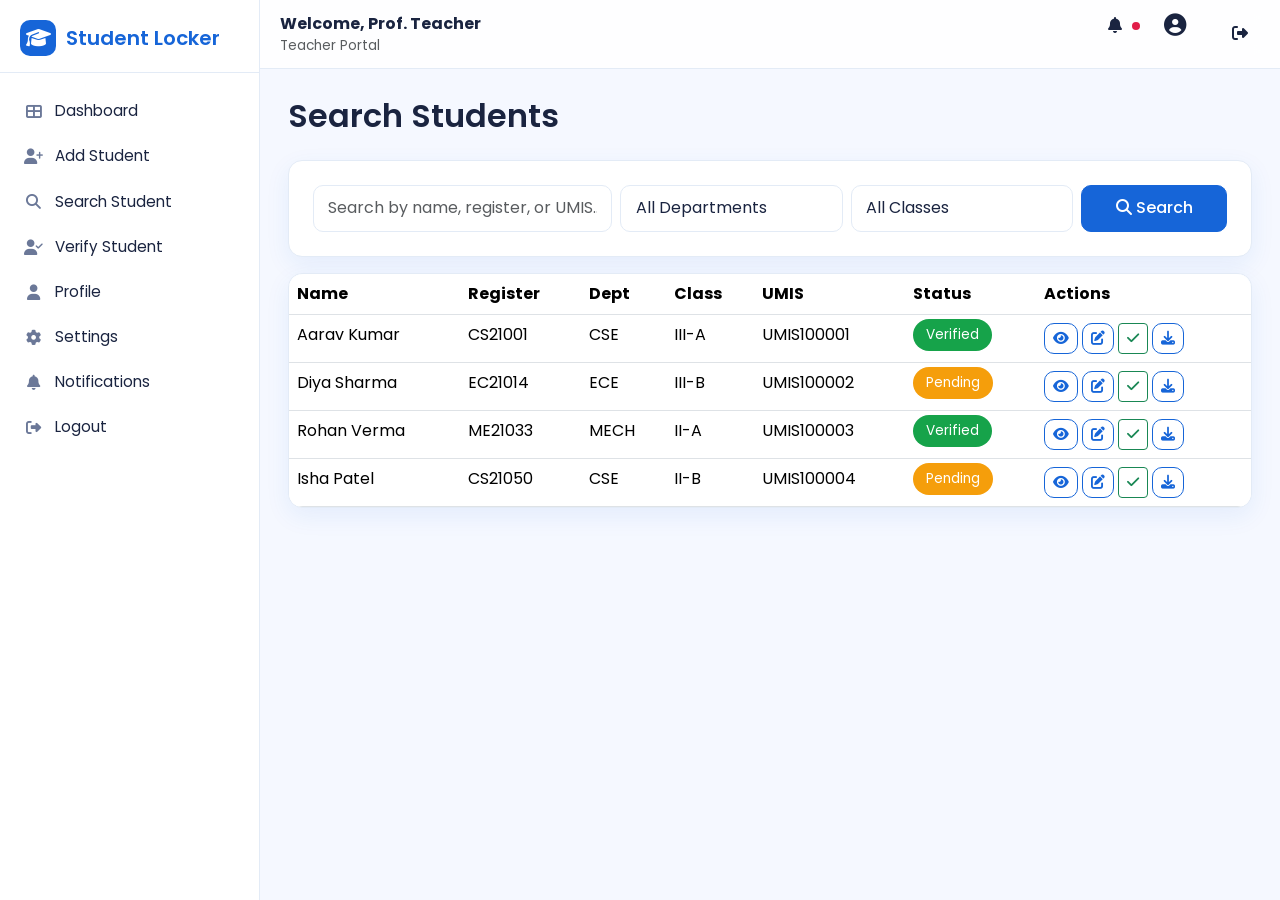
<file: search-student.html>
<!doctype html>
<html lang="en"><head>
<meta charset="utf-8"><meta name="viewport" content="width=device-width,initial-scale=1">
<title>Search Student - Student Locker</title>
<link href="https://fonts.googleapis.com/css2?family=Poppins:wght@300;400;500;600;700&display=swap" rel="stylesheet">
<link href="https://cdn.jsdelivr.net/npm/bootstrap@5.3.2/dist/css/bootstrap.min.css" rel="stylesheet">
<link href="https://cdnjs.cloudflare.com/ajax/libs/font-awesome/6.5.1/css/all.min.css" rel="stylesheet">
<link href="assets/css/style.css" rel="stylesheet">
</head><body>
<div data-layout="teacher">
  <div class="page-header"><h2>Search Students</h2></div>
  <div class="sl-card mb-3">
    <div class="row g-2">
      <div class="col-md-4"><input id="q" class="form-control" placeholder="Search by name, register, or UMIS…"></div>
      <div class="col-md-3"><select id="fDept" class="form-select"><option value="">All Departments</option><option>CSE</option><option>ECE</option><option>EEE</option><option>MECH</option><option>CIVIL</option><option>IT</option></select></div>
      <div class="col-md-3"><select id="fCls" class="form-select"><option value="">All Classes</option><option>I-A</option><option>I-B</option><option>II-A</option><option>II-B</option><option>III-A</option><option>III-B</option><option>IV-A</option></select></div>
      <div class="col-md-2 d-grid"><button class="btn btn-primary" onclick="renderResults()"><i class="fas fa-search me-1"></i>Search</button></div>
    </div>
  </div>
  <div class="table-responsive sl-card p-0">
    <table class="table mb-0"><thead><tr><th>Name</th><th>Register</th><th>Dept</th><th>Class</th><th>UMIS</th><th>Status</th><th>Actions</th></tr></thead>
      <tbody id="tbody"></tbody></table>
  </div>
</div>
<script src="assets/js/app.js"></script><script src="assets/js/layout.js"></script><script src="assets/js/dashboard.js"></script>
<script>
  function renderResults(){
    const q = document.getElementById('q').value.toLowerCase();
    const dept = document.getElementById('fDept').value;
    const cls = document.getElementById('fCls').value;
    const rows = getStudents().filter(s=>{
      return (!q || s.name.toLowerCase().includes(q) || s.reg.toLowerCase().includes(q) || (s.umis||'').toLowerCase().includes(q))
        && (!dept || s.dept===dept) && (!cls || s.cls===cls);
    });
    document.getElementById('tbody').innerHTML = rows.length ? rows.map(s=>`
      <tr>
        <td>${s.name}</td><td>${s.reg}</td><td>${s.dept}</td><td>${s.cls||'-'}</td><td>${s.umis||'-'}</td>
        <td>${s.verified?'<span class="badge-verified">Verified</span>':'<span class="badge-pending">Pending</span>'}</td>
        <td>
          <a class="btn btn-sm btn-outline-primary" href="verify-student.html?id=${s.id}"><i class="fas fa-eye"></i></a>
          <a class="btn btn-sm btn-outline-primary" href="verify-student.html?id=${s.id}"><i class="fas fa-edit"></i></a>
          <button class="btn btn-sm btn-outline-success" onclick="verifyRow(${s.id})"><i class="fas fa-check"></i></button>
          <button class="btn btn-sm btn-outline-primary" onclick="downloadRow(${s.id})"><i class="fas fa-download"></i></button>
        </td>
      </tr>`).join('') : '<tr><td colspan="7" class="text-center text-muted p-4">No students found</td></tr>';
  }
  function verifyRow(id){ const l=getStudents(); const s=l.find(x=>x.id===id); if(s){ s.verified=true; saveStudents(l); slToast('Student verified','success'); renderResults(); } }
  function downloadRow(id){
    const s = getStudents().find(x=>x.id===id); if(!s) return;
    const blob = new Blob([JSON.stringify(s,null,2)], {type:'application/json'});
    const a = document.createElement('a'); a.href = URL.createObjectURL(blob); a.download = s.reg+'.json'; a.click();
  }
  document.getElementById('q').addEventListener('input', renderResults);
  document.getElementById('fDept').addEventListener('change', renderResults);
  document.getElementById('fCls').addEventListener('change', renderResults);
  renderResults();
</script>
</body></html>
</file>
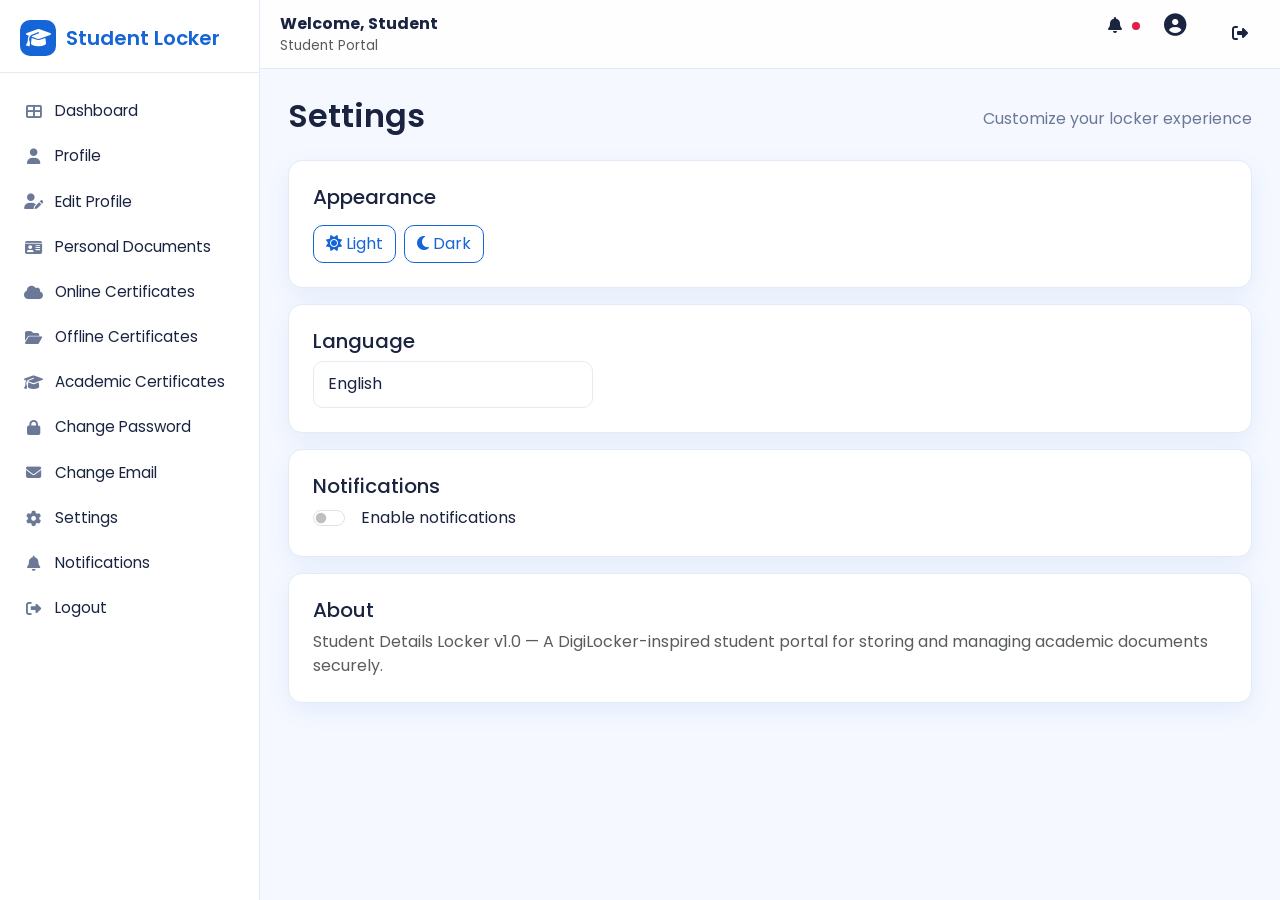
<file: settings.html>
<!doctype html>
<html lang="en"><head>
<meta charset="utf-8"><meta name="viewport" content="width=device-width,initial-scale=1">
<title>Settings - Student Locker</title>
<link href="https://fonts.googleapis.com/css2?family=Poppins:wght@300;400;500;600;700&display=swap" rel="stylesheet">
<link href="https://cdn.jsdelivr.net/npm/bootstrap@5.3.2/dist/css/bootstrap.min.css" rel="stylesheet">
<link href="https://cdnjs.cloudflare.com/ajax/libs/font-awesome/6.5.1/css/all.min.css" rel="stylesheet">
<link href="assets/css/style.css" rel="stylesheet">
</head><body>
<div data-layout="student">
  <div class="page-header"><h2>Settings</h2><p>Customize your locker experience</p></div>
  <div class="sl-card mb-3">
    <h5>Appearance</h5>
    <div class="d-flex gap-2 mt-3">
      <button class="btn btn-outline-primary" onclick="slSetTheme('light');slToast('Light mode enabled','success')"><i class="fas fa-sun me-1"></i>Light</button>
      <button class="btn btn-outline-primary" onclick="slSetTheme('dark');slToast('Dark mode enabled','success')"><i class="fas fa-moon me-1"></i>Dark</button>
    </div>
  </div>
  <div class="sl-card mb-3">
    <h5>Language</h5>
    <select id="lang" class="form-select mt-2" style="max-width:280px">
      <option value="en">English</option><option value="hi">Hindi</option><option value="ta">Tamil</option><option value="te">Telugu</option>
    </select>
  </div>
  <div class="sl-card mb-3">
    <h5>Notifications</h5>
    <div class="form-check form-switch mt-2"><input id="notif" class="form-check-input" type="checkbox"><label class="form-check-label ms-2">Enable notifications</label></div>
  </div>
  <div class="sl-card">
    <h5>About</h5>
    <p class="text-muted mb-0">Student Details Locker v1.0 — A DigiLocker-inspired student portal for storing and managing academic documents securely.</p>
  </div>
</div>
<script src="assets/js/app.js"></script><script src="assets/js/layout.js"></script>
<script>
  const s = JSON.parse(localStorage.getItem('sl_settings')||'{}');
  const langEl = document.getElementById('lang'); const notif = document.getElementById('notif');
  if(s.lang) langEl.value = s.lang; if(s.notif !== undefined) notif.checked = s.notif;
  function save(){ localStorage.setItem('sl_settings', JSON.stringify({lang:langEl.value, notif:notif.checked})); slToast('Settings saved','success'); }
  langEl.addEventListener('change', save); notif.addEventListener('change', save);
</script>
</body></html>
</file>
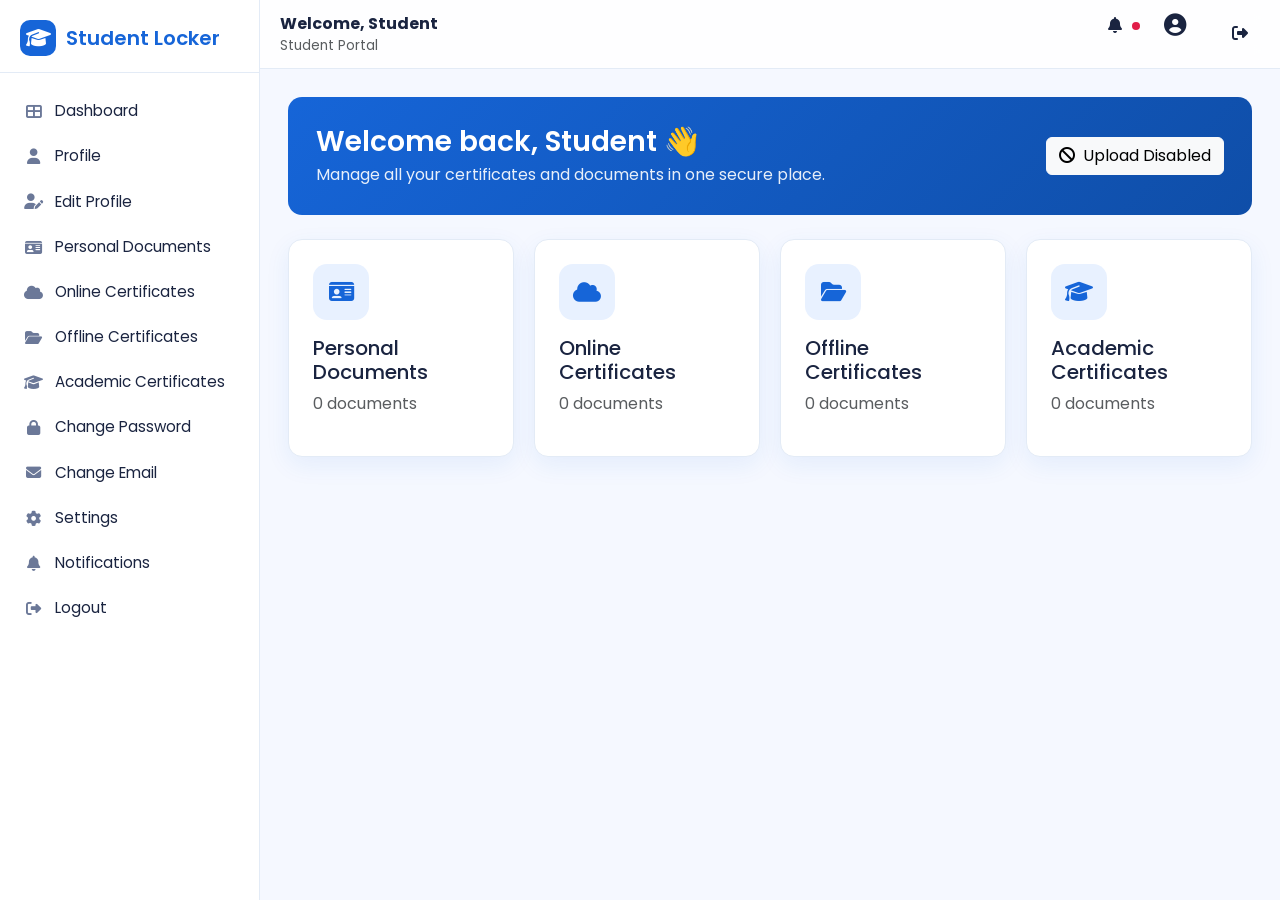
<file: student-dashboard.html>
<!doctype html>
<html lang="en"><head>
<meta charset="utf-8"><meta name="viewport" content="width=device-width, initial-scale=1">
<title>Student Dashboard - Student Locker</title>
<link href="https://fonts.googleapis.com/css2?family=Poppins:wght@300;400;500;600;700&display=swap" rel="stylesheet">
<link href="https://cdn.jsdelivr.net/npm/bootstrap@5.3.2/dist/css/bootstrap.min.css" rel="stylesheet">
<link href="https://cdnjs.cloudflare.com/ajax/libs/font-awesome/6.5.1/css/all.min.css" rel="stylesheet">
<link href="assets/css/style.css" rel="stylesheet"><link href="assets/css/dashboard.css" rel="stylesheet"><link href="assets/css/responsive.css" rel="stylesheet">
</head><body>
<div data-layout="student">
  <div class="welcome-hero">
    <div><h3>Welcome back, <span data-user-name>Student</span> 👋</h3><p>Manage all your certificates and documents in one secure place.</p></div>
    <button class="btn btn-light" type="button" onclick="slToast('Upload is not available','error')"><i class="fas fa-ban me-2"></i>Upload Disabled</button>
  </div>
  <div class="stat-row">
    <a href="personal-documents.html" class="sl-card doc-card text-decoration-none text-reset">
      <div class="sl-icon-circle"><i class="fas fa-id-card"></i></div>
      <h5>Personal Documents</h5><p class="text-muted" data-doc-count="personal">0 documents</p>
    </a>
    <a href="online-certificates.html" class="sl-card doc-card text-decoration-none text-reset">
      <div class="sl-icon-circle"><i class="fas fa-cloud"></i></div>
      <h5>Online Certificates</h5><p class="text-muted" data-doc-count="online">0 documents</p>
    </a>
    <a href="offline-certificates.html" class="sl-card doc-card text-decoration-none text-reset">
      <div class="sl-icon-circle"><i class="fas fa-folder-open"></i></div>
      <h5>Offline Certificates</h5><p class="text-muted" data-doc-count="offline">0 documents</p>
    </a>
    <a href="academic-certificates.html" class="sl-card doc-card text-decoration-none text-reset">
      <div class="sl-icon-circle"><i class="fas fa-graduation-cap"></i></div>
      <h5>Academic Certificates</h5><p class="text-muted" data-doc-count="academic">0 documents</p>
    </a>
  </div>
</div>
<script src="assets/js/app.js"></script><script src="assets/js/layout.js"></script><script src="assets/js/dashboard.js"></script>
</body></html>
</file>
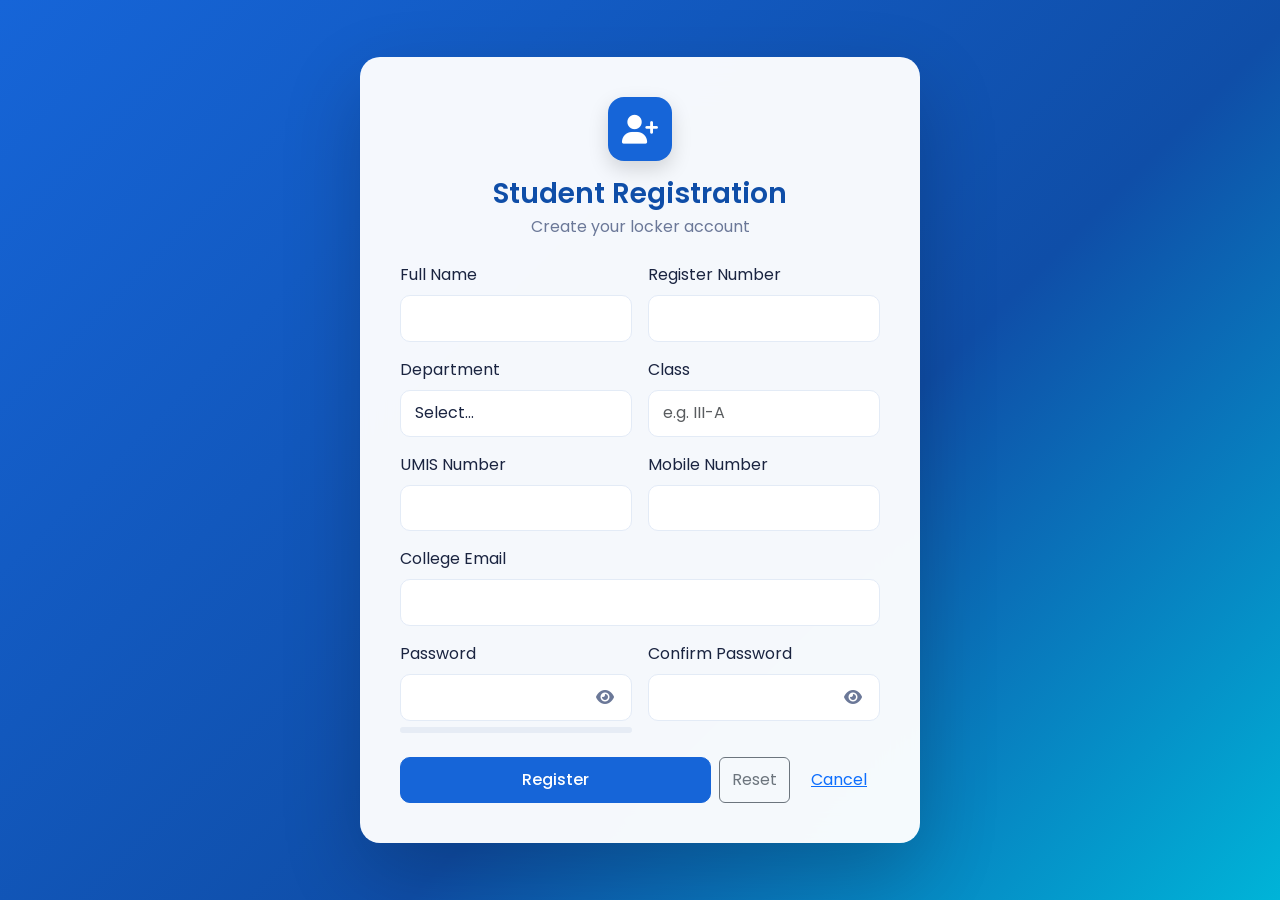
<file: student-register.html>
<!doctype html>
<html lang="en"><head>
<meta charset="utf-8"><meta name="viewport" content="width=device-width, initial-scale=1">
<title>Student Registration - Student Locker</title>
<link href="https://fonts.googleapis.com/css2?family=Poppins:wght@300;400;500;600;700&display=swap" rel="stylesheet">
<link href="https://cdn.jsdelivr.net/npm/bootstrap@5.3.2/dist/css/bootstrap.min.css" rel="stylesheet">
<link href="https://cdnjs.cloudflare.com/ajax/libs/font-awesome/6.5.1/css/all.min.css" rel="stylesheet">
<link href="assets/css/style.css" rel="stylesheet"><link href="assets/css/login.css" rel="stylesheet">
</head><body>
<div class="auth-wrapper"><div class="auth-card" style="max-width:560px">
  <div class="text-center">
    <div class="auth-logo"><i class="fas fa-user-plus"></i></div>
    <h3 class="auth-title">Student Registration</h3>
    <p class="auth-sub">Create your locker account</p>
  </div>
  <form id="registerForm" novalidate>
    <div class="row g-3">
      <div class="col-md-6"><label class="form-label">Full Name</label><input name="fullName" class="form-control" required></div>
      <div class="col-md-6"><label class="form-label">Register Number</label><input name="registerNumber" class="form-control" required></div>
      <div class="col-md-6"><label class="form-label">Department</label>
        <select name="department" class="form-select" required>
          <option value="">Select…</option><option>BSCCS</option><option>BSCIT</option><option>BSCAI&ML</option><option>BCA</option><option>BCOM</option><option>CSDA</option>
        </select></div>
      <div class="col-md-6"><label class="form-label">Class</label><input name="cls" class="form-control" placeholder="e.g. III-A" required></div>
      <div class="col-md-6"><label class="form-label">UMIS Number</label><input name="umis" class="form-control" required></div>
      <div class="col-md-6"><label class="form-label">Mobile Number</label><input name="mobile" class="form-control" maxlength="10" required></div>
      <div class="col-12"><label class="form-label">College Email</label><input name="email" type="email" class="form-control" required></div>
      <div class="col-md-6"><label class="form-label">Password</label>
        <div class="password-field"><input name="password" type="password" class="form-control" required>
          <button type="button" class="toggle-pw"><i class="fas fa-eye"></i></button></div>
        <div class="pw-meter"><div class="bar"></div></div>
      </div>
      <div class="col-md-6"><label class="form-label">Confirm Password</label>
        <div class="password-field"><input name="confirmPassword" type="password" class="form-control" required>
          <button type="button" class="toggle-pw"><i class="fas fa-eye"></i></button></div>
      </div>
    </div>
    <div class="d-flex gap-2 mt-4">
      <button class="btn btn-primary flex-fill" type="submit">Register</button>
      <button class="btn btn-outline-secondary" type="reset">Reset</button>
      <button class="btn btn-link" type="button" onclick="location.href='index.html'">Cancel</button>
    </div>
  </form>
</div></div>
<script src="assets/js/app.js"></script><script src="assets/js/validation.js"></script><script src="assets/js/login.js"></script>
<script>handleRegister('registerForm');</script>
</body></html>
</file>
<file: assets/css/style.css>
/* Student Details Locker - Global Styles */
:root{
  --sl-primary:#1665d8;
  --sl-primary-dark:#0f4ea8;
  --sl-primary-light:#e8f1ff;
  --sl-accent:#00b4d8;
  --sl-bg:#f5f8ff;
  --sl-white:#ffffff;
  --sl-text:#1a2440;
  --sl-muted:#6b7898;
  --sl-border:#e3ebf6;
  --sl-shadow:0 8px 24px rgba(22,101,216,.08);
  --sl-shadow-lg:0 16px 40px rgba(22,101,216,.14);
  --sl-radius:14px;
}
*{box-sizing:border-box}
html,body{height:100%}
body{
  font-family:'Poppins',system-ui,sans-serif;
  background:var(--sl-bg);
  color:var(--sl-text);
  margin:0;
  transition:background .3s,color .3s;
}
body.dark-mode{
  --sl-bg:#0e1526;
  --sl-white:#161f36;
  --sl-text:#eef2ff;
  --sl-muted:#95a1c2;
  --sl-border:#25304d;
  --sl-primary-light:#1a2b4d;
  background:var(--sl-bg);
  color:var(--sl-text);
}
a{color:var(--sl-primary);text-decoration:none}
a:hover{color:var(--sl-primary-dark)}
.btn-primary{
  background:var(--sl-primary);border-color:var(--sl-primary);
  border-radius:10px;padding:.6rem 1.4rem;font-weight:500;
  transition:transform .2s, box-shadow .2s;
}
.btn-primary:hover{background:var(--sl-primary-dark);border-color:var(--sl-primary-dark);transform:translateY(-2px);box-shadow:0 8px 20px rgba(22,101,216,.3)}
.btn-outline-primary{color:var(--sl-primary);border-color:var(--sl-primary);border-radius:10px}
.btn-outline-primary:hover{background:var(--sl-primary);color:#fff}
.sl-brand{display:flex;align-items:center;gap:.6rem;font-weight:600;color:var(--sl-primary);font-size:1.25rem}
.sl-brand i{background:var(--sl-primary);color:#fff;width:36px;height:36px;border-radius:10px;display:inline-flex;align-items:center;justify-content:center}

/* Cards */
.sl-card{
  background:var(--sl-white);
  border:1px solid var(--sl-border);
  border-radius:var(--sl-radius);
  padding:1.5rem;
  box-shadow:var(--sl-shadow);
  transition:transform .25s ease, box-shadow .25s ease;
}
.sl-card:hover{transform:translateY(-4px);box-shadow:var(--sl-shadow-lg)}
.sl-icon-circle{
  width:56px;height:56px;border-radius:14px;
  background:var(--sl-primary-light);color:var(--sl-primary);
  display:inline-flex;align-items:center;justify-content:center;font-size:1.4rem;margin-bottom:1rem;
}

/* Glass navbar */
.sl-navbar{
  background:rgba(255,255,255,.85);
  backdrop-filter:saturate(180%) blur(12px);
  border-bottom:1px solid var(--sl-border);
  padding:.75rem 1.25rem;
  position:sticky;top:0;z-index:1000;
  display:flex;align-items:center;gap:1rem;
}
body.dark-mode .sl-navbar{background:rgba(22,31,54,.85)}
.sl-navbar .spacer{flex:1}
.sl-navbar .icon-btn{
  background:transparent;border:none;color:var(--sl-text);
  width:40px;height:40px;border-radius:10px;position:relative;
}
.sl-navbar .icon-btn:hover{background:var(--sl-primary-light);color:var(--sl-primary)}
.sl-navbar .badge-dot{
  position:absolute;top:8px;right:8px;width:8px;height:8px;background:#e11d48;border-radius:50%;
}
.avatar{width:38px;height:38px;border-radius:50%;object-fit:cover;border:2px solid var(--sl-primary-light)}

/* Sidebar */
.sl-app{display:flex;min-height:100vh}
.sl-sidebar{
  width:260px;background:var(--sl-white);border-right:1px solid var(--sl-border);
  padding:1.25rem 0;position:sticky;top:0;height:100vh;overflow-y:auto;
  transition:transform .3s ease;
  display:flex;flex-direction:column;
}
.sl-sidebar .sl-brand{padding:0 1.25rem 1rem;border-bottom:1px solid var(--sl-border);margin-bottom:1rem}
.sl-sidebar a.nav-item{
  display:flex;align-items:center;gap:.75rem;padding:.7rem 1.25rem;color:var(--sl-text);
  border-left:3px solid transparent;font-size:.95rem;transition:all .2s;
}
.sl-sidebar a.nav-item i{width:20px;text-align:center;color:var(--sl-muted)}
.sl-sidebar a.nav-item:hover,.sl-sidebar a.nav-item.active{
  background:var(--sl-primary-light);color:var(--sl-primary);border-left-color:var(--sl-primary);
}
.sl-sidebar a.nav-item:hover i,.sl-sidebar a.nav-item.active i{color:var(--sl-primary)}
.sl-main{flex:1;min-width:0;display:flex;flex-direction:column}
.sl-content{padding:1.75rem;flex:1}

/* Auth pages */
.auth-wrapper{
  min-height:100vh;display:flex;align-items:center;justify-content:center;
  background:linear-gradient(135deg,#1665d8 0%,#0f4ea8 60%,#00b4d8 100%);
  padding:2rem 1rem;
}
.auth-card{
  background:rgba(255,255,255,.96);
  backdrop-filter:blur(20px);
  border-radius:20px;padding:2.5rem;max-width:460px;width:100%;
  box-shadow:0 30px 80px rgba(0,0,0,.2);
  animation:fadeUp .5s ease;
}
@keyframes fadeUp{from{opacity:0;transform:translateY(16px)}to{opacity:1;transform:none}}
.auth-title{font-weight:600;margin-bottom:.25rem;color:var(--sl-primary-dark)}
.auth-sub{color:var(--sl-muted);margin-bottom:1.5rem}
.password-field{position:relative}
.password-field .toggle-pw{
  position:absolute;right:12px;top:50%;transform:translateY(-50%);
  background:none;border:none;color:var(--sl-muted);cursor:pointer;
}
.form-control,.form-select{border-radius:10px;padding:.65rem .9rem;border:1px solid var(--sl-border);background:var(--sl-white);color:var(--sl-text)}
.form-control:focus,.form-select:focus{border-color:var(--sl-primary);box-shadow:0 0 0 3px rgba(22,101,216,.15)}

/* Landing choose card */
.choose-grid{display:grid;grid-template-columns:1fr 1fr;gap:1.5rem;margin-top:1.5rem}
.choose-grid .role-card{
  padding:2rem 1.5rem;border-radius:16px;text-align:center;cursor:pointer;
  background:var(--sl-white);border:1px solid var(--sl-border);transition:all .25s;
}
.choose-grid .role-card:hover{transform:translateY(-4px);border-color:var(--sl-primary);box-shadow:var(--sl-shadow-lg)}
.choose-grid .role-card i{font-size:2.4rem;color:var(--sl-primary);margin-bottom:.75rem}
@media(max-width:520px){.choose-grid{grid-template-columns:1fr}.auth-card{padding:1.75rem}}

/* Strength meter */
.pw-meter{height:6px;border-radius:6px;background:#e6ecf5;overflow:hidden;margin-top:.4rem}
.pw-meter .bar{height:100%;width:0;transition:width .3s, background .3s}

/* Loader */
.loader{
  width:22px;height:22px;border-radius:50%;
  border:3px solid rgba(255,255,255,.4);border-top-color:#fff;
  animation:spin .8s linear infinite;display:inline-block;vertical-align:middle;
}
@keyframes spin{to{transform:rotate(360deg)}}
.full-loader{position:fixed;inset:0;background:rgba(15,32,80,.35);display:none;align-items:center;justify-content:center;z-index:2000}
.full-loader.show{display:flex}
.full-loader .loader{width:44px;height:44px;border-width:5px;border-top-color:#fff}

/* Toast */
.sl-toast{
  position:fixed;bottom:24px;right:24px;background:var(--sl-white);color:var(--sl-text);
  border-left:4px solid var(--sl-primary);border-radius:10px;box-shadow:var(--sl-shadow-lg);
  padding:.9rem 1.2rem;z-index:3000;min-width:260px;
  opacity:0;transform:translateY(10px);transition:opacity .25s, transform .25s;
}
.sl-toast.show{opacity:1;transform:none}
.sl-toast.success{border-left-color:#16a34a}
.sl-toast.error{border-left-color:#e11d48}

/* Table */
.table{background:var(--sl-white);border-radius:var(--sl-radius);overflow:hidden}
.table thead{background:var(--sl-primary-light);color:var(--sl-primary)}
body.dark-mode .table{color:var(--sl-text)}

/* Page header */
.page-header{display:flex;justify-content:space-between;align-items:center;margin-bottom:1.5rem;flex-wrap:wrap;gap:1rem}
.page-header h2{margin:0;font-weight:600}
.page-header p{margin:.25rem 0 0;color:var(--sl-muted)}

/* Doc card */
.doc-card .actions{display:flex;gap:.4rem;flex-wrap:wrap;margin-top:1rem}
.doc-card .actions .btn{padding:.35rem .7rem;font-size:.85rem;border-radius:8px}

/* Upload zone */
.upload-zone{
  border:2px dashed var(--sl-primary);border-radius:14px;padding:2.5rem 1rem;text-align:center;
  background:var(--sl-primary-light);color:var(--sl-primary);cursor:pointer;transition:.2s;
}
.upload-zone:hover,.upload-zone.dragover{background:#d7e6ff}
.upload-zone i{font-size:2.4rem;margin-bottom:.5rem}

.progress{height:8px;border-radius:6px}
.progress-bar{background:var(--sl-primary)}

/* Notification list */
.notif-item{display:flex;gap:1rem;padding:1rem;border-bottom:1px solid var(--sl-border);align-items:flex-start}
.notif-item:last-child{border-bottom:none}
.notif-item .dot{width:10px;height:10px;border-radius:50%;background:var(--sl-primary);margin-top:.5rem;flex-shrink:0}
.notif-item.read .dot{background:var(--sl-muted)}
.notif-item .meta{color:var(--sl-muted);font-size:.85rem}

/* Verify badge */
.badge-verified{background:#16a34a;color:#fff;padding:.4rem .8rem;border-radius:20px;font-size:.85rem}
.badge-pending{background:#f59e0b;color:#fff;padding:.4rem .8rem;border-radius:20px;font-size:.85rem}

/* Responsive sidebar */
@media(max-width:991px){
  .sl-sidebar{position:fixed;top:0;left:0;transform:translateX(-100%);z-index:1200;box-shadow:var(--sl-shadow-lg)}
  .sl-sidebar.open{transform:translateX(0)}
  .sl-backdrop{position:fixed;inset:0;background:rgba(0,0,0,.35);z-index:1100;display:none}
  .sl-backdrop.show{display:block}
}
@media(max-width:576px){
  .sl-content{padding:1.1rem}
  .auth-card{padding:1.5rem}
}
</file>
<file: assets/css/login.css>
/* Login-specific tweaks */
.auth-logo{width:64px;height:64px;border-radius:16px;background:var(--sl-primary);color:#fff;display:inline-flex;align-items:center;justify-content:center;font-size:1.8rem;margin-bottom:1rem;box-shadow:0 8px 20px rgba(0,0,0,.15)}
.auth-links{display:flex;justify-content:space-between;font-size:.9rem;margin:.5rem 0 1rem}
</file>
<file: assets/css/responsive.css>
@media(max-width:768px){
  .welcome-hero{padding:1.25rem;text-align:center;justify-content:center}
  .page-header{text-align:center;justify-content:center}
}
@media(max-width:480px){
  .sl-brand{font-size:1.05rem}
  .sl-brand i{width:32px;height:32px}
}
</file>
<file: assets/css/dashboard.css>
/* Dashboard-specific tweaks */
.stat-row{display:grid;grid-template-columns:repeat(auto-fit,minmax(220px,1fr));gap:1.25rem}
.welcome-hero{
  background:linear-gradient(135deg,var(--sl-primary),var(--sl-primary-dark));
  color:#fff;border-radius:var(--sl-radius);padding:1.75rem;margin-bottom:1.5rem;
  display:flex;justify-content:space-between;align-items:center;flex-wrap:wrap;gap:1rem;
}
.welcome-hero h3{margin:0;font-weight:600}
.welcome-hero p{margin:.25rem 0 0;opacity:.9}
</file>
